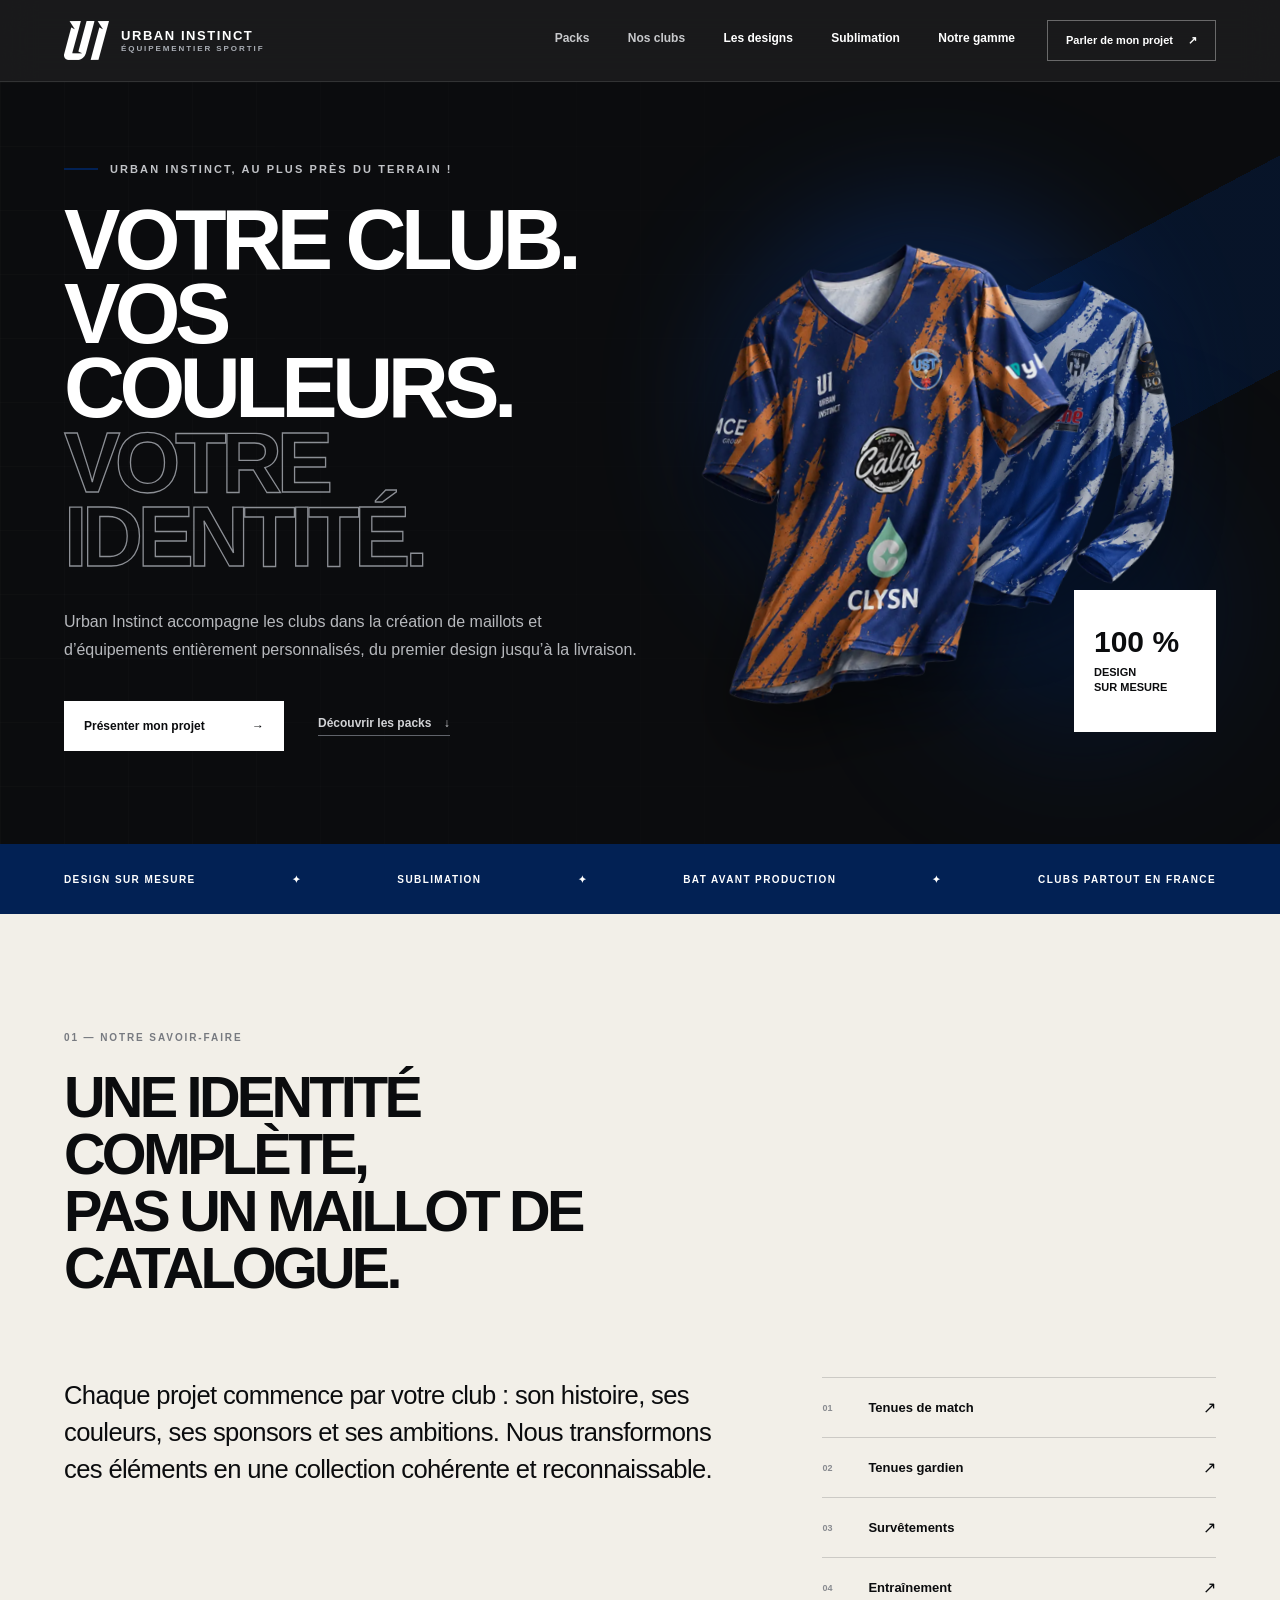
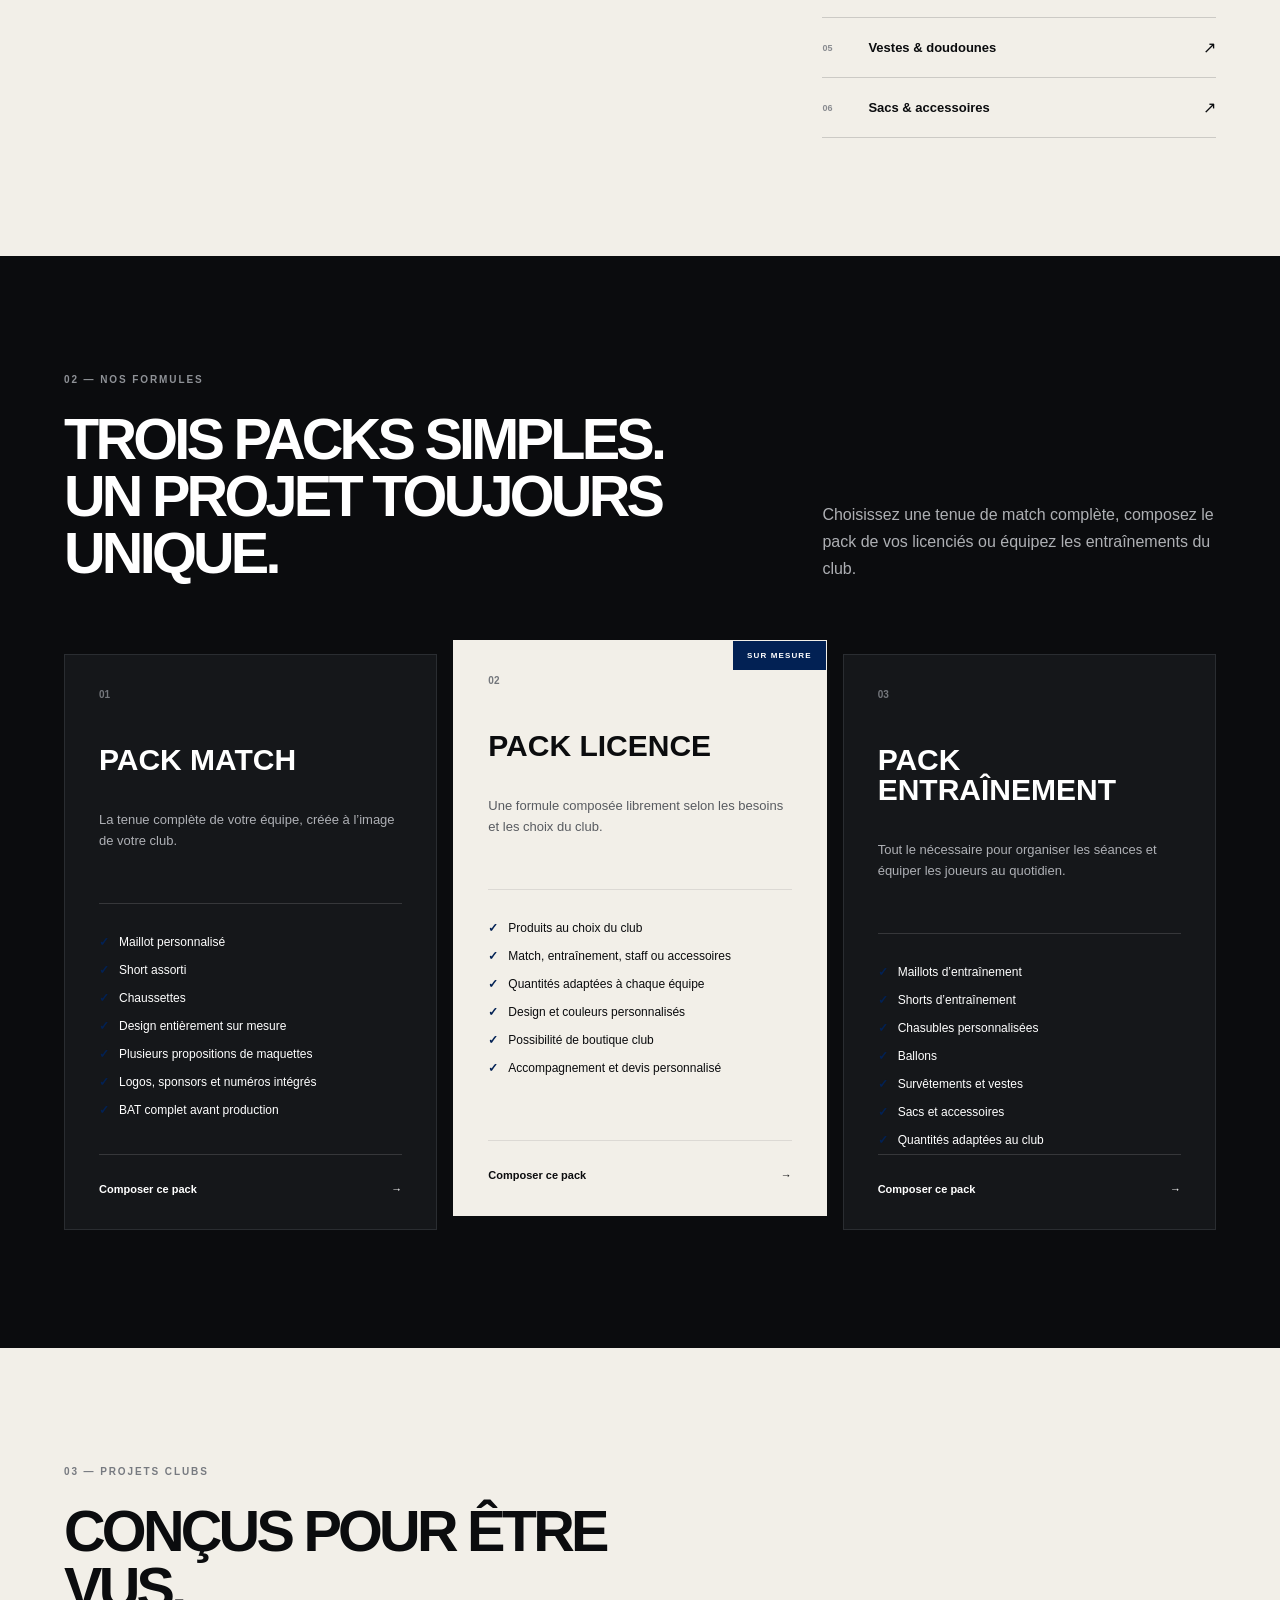
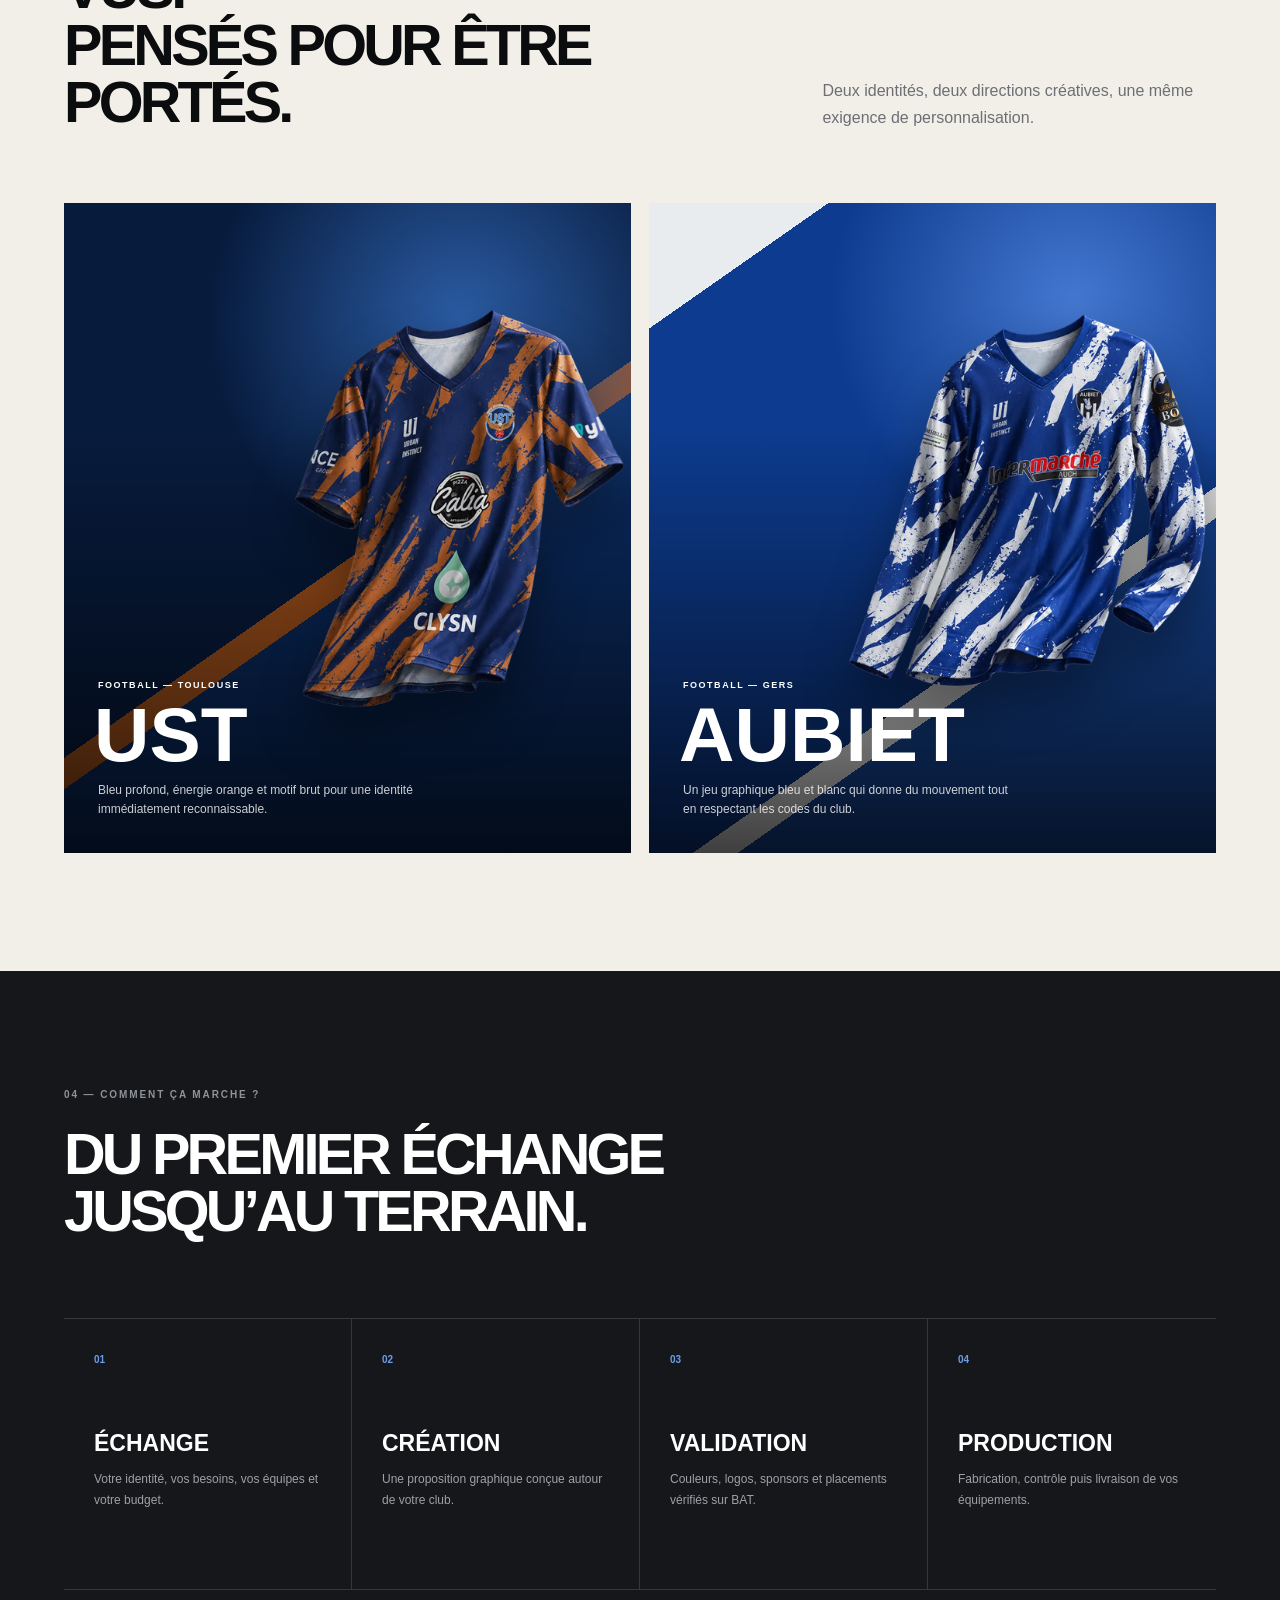
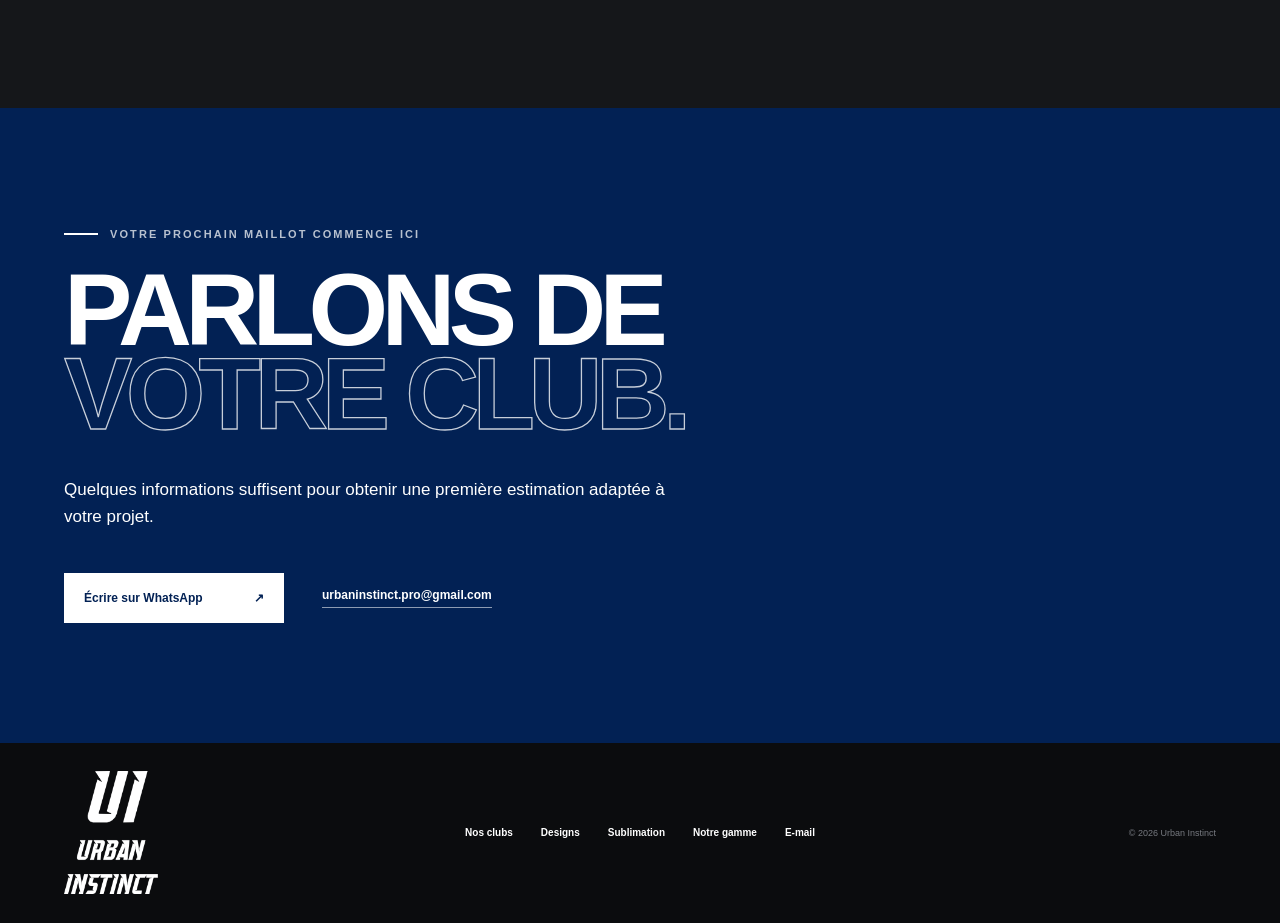
<file: index.html>
<!doctype html>
<html lang="fr">
<head>
  <meta charset="utf-8">
  <meta name="viewport" content="width=device-width,initial-scale=1">
  <title>Urban Instinct | Équipementier des clubs</title>
  <meta name="description" content="Maillots et équipements 100 % personnalisés pour les clubs, du design jusqu’à la livraison.">
  <meta property="og:title" content="Urban Instinct | Votre club, votre identité">
  <meta property="og:description" content="Maillots et équipements 100 % personnalisés pour les clubs.">
  <meta property="og:type" content="website">
  <meta property="og:url" content="https://urbaninstinct.fr">
  <meta property="og:image" content="https://urbaninstinct.fr/og.png">
  <meta name="twitter:card" content="summary_large_image">
  <link rel="stylesheet" href="styles.css">
</head>
<body>
  <main>
    <header class="site-header">
      <a class="brand" href="index.html#accueil" aria-label="Urban Instinct, accueil">
        <img class="brand-symbol" src="ui-symbol.webp" alt="" aria-hidden="true">
        <span class="brand-copy"><strong>URBAN INSTINCT</strong><small>ÉQUIPEMENTIER SPORTIF</small></span>
      </a>
      <nav class="desktop-nav" aria-label="Navigation principale">
        <a href="index.html#packs">Packs</a>
        <a href="clubs.html">Nos clubs</a>
        <a class="nav-feature" href="designs.html">Les designs</a>
        <a class="nav-feature" href="sublimation.html">Sublimation</a>
        <a class="nav-feature" href="gamme.html">Notre gamme</a>
      </nav>
      <details class="mobile-menu">
        <summary aria-label="Ouvrir le menu">Menu</summary>
        <nav aria-label="Navigation mobile">
          <a href="index.html#packs">Packs</a><a href="clubs.html">Nos clubs</a><a href="designs.html">Les designs</a><a href="sublimation.html">Sublimation</a><a href="gamme.html">Notre gamme</a>
        </nav>
      </details>
      <a class="header-cta" href="https://wa.me/33785564798?text=Bonjour%20Urban%20Instinct%2C%20je%20souhaite%20%C3%A9quiper%20mon%20club." target="_blank" rel="noreferrer">Parler de mon projet <span aria-hidden="true">↗</span></a>
    </header>

    <section class="hero" id="accueil">
      <div class="hero-grid" aria-hidden="true"></div>
      <div class="hero-copy">
        <p class="eyebrow"><span></span>Urban Instinct, au plus près du terrain&nbsp;!</p>
        <h1>Votre club.<br>Vos couleurs.<br><em>Votre identité.</em></h1>
        <p class="hero-text">Urban Instinct accompagne les clubs dans la création de maillots et d’équipements entièrement personnalisés, du premier design jusqu’à la livraison.</p>
        <div class="hero-actions">
          <a class="button button-light" href="https://wa.me/33785564798?text=Bonjour%20Urban%20Instinct%2C%20je%20souhaite%20%C3%A9quiper%20mon%20club." target="_blank" rel="noreferrer">Présenter mon projet <span>→</span></a>
          <a class="text-link" href="#packs">Découvrir les packs <span>↓</span></a>
        </div>
      </div>
      <div class="hero-visual">
        <div class="glow glow-blue"></div><div class="glow glow-accent"></div>
        <div class="shirt shirt-back"><img src="aubiet-maillot.webp" alt="Maillot personnalisé du club d’Aubiet"></div>
        <div class="shirt shirt-front"><img src="ust-maillot.webp" alt="Maillot personnalisé de l’UST"></div>
        <div class="visual-note"><span>100 %</span><p>Design<br>sur mesure</p></div>
      </div>
    </section>

    <section class="trust-strip" aria-label="Engagements Urban Instinct">
      <span>DESIGN SUR MESURE</span><i>✦</i><span>SUBLIMATION</span><i>✦</i><span>BAT AVANT PRODUCTION</span><i>✦</i><span>CLUBS PARTOUT EN FRANCE</span>
    </section>

    <section class="section intro-section" id="equipements">
      <div class="section-heading"><div><p class="section-index">01 — NOTRE SAVOIR-FAIRE</p><h2>Une identité complète,<br>pas un maillot de catalogue.</h2></div></div>
      <div class="intro-content">
        <p>Chaque projet commence par votre club : son histoire, ses couleurs, ses sponsors et ses ambitions. Nous transformons ces éléments en une collection cohérente et reconnaissable.</p>
        <div class="equipment-list">
          <div><span>01</span><strong>Tenues de match</strong><i>↗</i></div>
          <div><span>02</span><strong>Tenues gardien</strong><i>↗</i></div>
          <div><span>03</span><strong>Survêtements</strong><i>↗</i></div>
          <div><span>04</span><strong>Entraînement</strong><i>↗</i></div>
          <div><span>05</span><strong>Vestes & doudounes</strong><i>↗</i></div>
          <div><span>06</span><strong>Sacs & accessoires</strong><i>↗</i></div>
        </div>
      </div>
    </section>

    <section class="section packs-section" id="packs">
      <div class="section-heading packs-heading">
        <div><p class="section-index light">02 — NOS FORMULES</p><h2>Trois packs simples.<br>Un projet toujours unique.</h2></div>
        <p class="packs-lead">Choisissez une tenue de match complète, composez le pack de vos licenciés ou équipez les entraînements du club.</p>
      </div>
      <div class="packs-grid">
        <article class="pack-card">
          <span class="pack-number">01</span><h3>Pack Match</h3><p class="pack-description">La tenue complète de votre équipe, créée à l’image de votre club.</p>
          <ul><li>Maillot personnalisé</li><li>Short assorti</li><li>Chaussettes</li><li>Design entièrement sur mesure</li><li>Plusieurs propositions de maquettes</li><li>Logos, sponsors et numéros intégrés</li><li>BAT complet avant production</li></ul>
          <a href="https://wa.me/33785564798?text=Bonjour%2C%20je%20souhaite%20composer%20un%20Pack%20Match." target="_blank" rel="noreferrer">Composer ce pack <span>→</span></a>
        </article>
        <article class="pack-card featured">
          <span class="popular">SUR MESURE</span><span class="pack-number">02</span><h3>Pack Licence</h3><p class="pack-description">Une formule composée librement selon les besoins et les choix du club.</p>
          <ul><li>Produits au choix du club</li><li>Match, entraînement, staff ou accessoires</li><li>Quantités adaptées à chaque équipe</li><li>Design et couleurs personnalisés</li><li>Possibilité de boutique club</li><li>Accompagnement et devis personnalisé</li></ul>
          <a href="https://wa.me/33785564798?text=Bonjour%2C%20je%20souhaite%20composer%20un%20Pack%20Licence." target="_blank" rel="noreferrer">Composer ce pack <span>→</span></a>
        </article>
        <article class="pack-card">
          <span class="pack-number">03</span><h3>Pack Entraînement</h3><p class="pack-description">Tout le nécessaire pour organiser les séances et équiper les joueurs au quotidien.</p>
          <ul><li>Maillots d’entraînement</li><li>Shorts d’entraînement</li><li>Chasubles personnalisées</li><li>Ballons</li><li>Survêtements et vestes</li><li>Sacs et accessoires</li><li>Quantités adaptées au club</li></ul>
          <a href="https://wa.me/33785564798?text=Bonjour%2C%20je%20souhaite%20composer%20un%20Pack%20Entra%C3%AEnement." target="_blank" rel="noreferrer">Composer ce pack <span>→</span></a>
        </article>
      </div>
    </section>

    <section class="section projects-section" id="realisations">
      <div class="section-heading projects-heading"><div><p class="section-index">03 — PROJETS CLUBS</p><h2>Conçus pour être vus.<br>Pensés pour être portés.</h2></div><p>Deux identités, deux directions créatives, une même exigence de personnalisation.</p></div>
      <div class="projects-grid">
        <article class="project-card project-ust"><div class="project-copy"><span>FOOTBALL — TOULOUSE</span><h3>UST</h3><p>Bleu profond, énergie orange et motif brut pour une identité immédiatement reconnaissable.</p></div><img src="ust-maillot.webp" alt="Maillot bleu et orange personnalisé de l’UST"></article>
        <article class="project-card project-aubiet"><div class="project-copy"><span>FOOTBALL — GERS</span><h3>AUBIET</h3><p>Un jeu graphique bleu et blanc qui donne du mouvement tout en respectant les codes du club.</p></div><img src="aubiet-maillot.webp" alt="Maillot bleu et blanc personnalisé d’Aubiet"></article>
      </div>
    </section>

    <section class="section method-section" id="methode">
      <div class="section-heading method-heading"><div><p class="section-index light">04 — COMMENT ÇA MARCHE ?</p><h2>Du premier échange<br>jusqu’au terrain.</h2></div></div>
      <div class="steps-grid">
        <article><span>01</span><h3>Échange</h3><p>Votre identité, vos besoins, vos équipes et votre budget.</p></article>
        <article><span>02</span><h3>Création</h3><p>Une proposition graphique conçue autour de votre club.</p></article>
        <article><span>03</span><h3>Validation</h3><p>Couleurs, logos, sponsors et placements vérifiés sur BAT.</p></article>
        <article><span>04</span><h3>Production</h3><p>Fabrication, contrôle puis livraison de vos équipements.</p></article>
      </div>
    </section>

    <section class="contact-section" id="contact">
      <p class="eyebrow dark"><span></span>Votre prochain maillot commence ici</p>
      <h2>Parlons de<br><em>votre club.</em></h2>
      <p>Quelques informations suffisent pour obtenir une première estimation adaptée à votre projet.</p>
      <div class="contact-actions">
        <a class="button button-dark" href="https://wa.me/33785564798?text=Bonjour%20Urban%20Instinct%2C%20je%20souhaite%20%C3%A9quiper%20mon%20club." target="_blank" rel="noreferrer">Écrire sur WhatsApp <span>↗</span></a>
        <a class="contact-mail" href="mailto:urbaninstinct.pro@gmail.com">urbaninstinct.pro@gmail.com</a>
      </div>
    </section>

    <footer>
      <a class="footer-brand" href="index.html#accueil" aria-label="Urban Instinct, retour à l'accueil"><img class="footer-logo" src="ui-logo.webp" alt="Urban Instinct"></a>
      <div class="footer-links"><a href="clubs.html">Nos clubs</a><a href="designs.html">Designs</a><a href="sublimation.html">Sublimation</a><a href="gamme.html">Notre gamme</a><a href="mailto:urbaninstinct.pro@gmail.com">E-mail</a></div>
      <p>© 2026 Urban Instinct</p>
    </footer>
  </main>
</body>
</html>
</file>
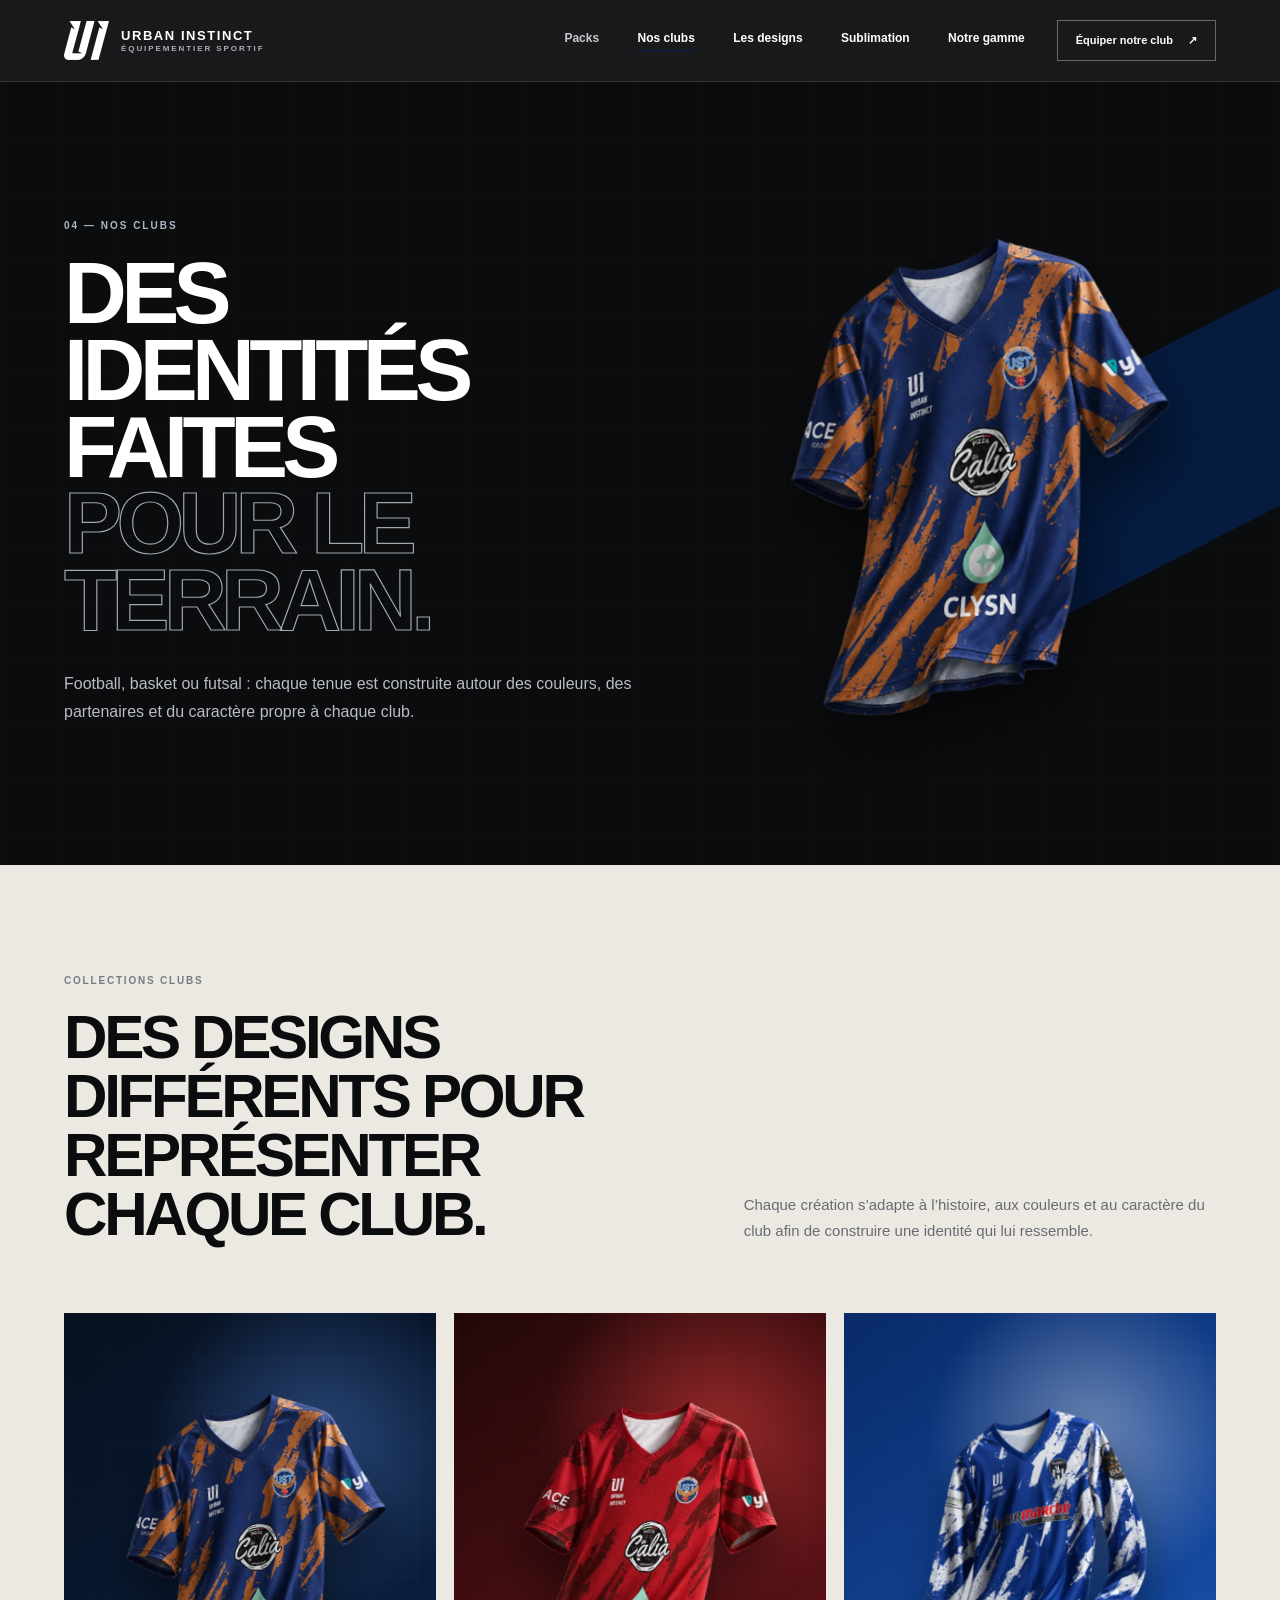
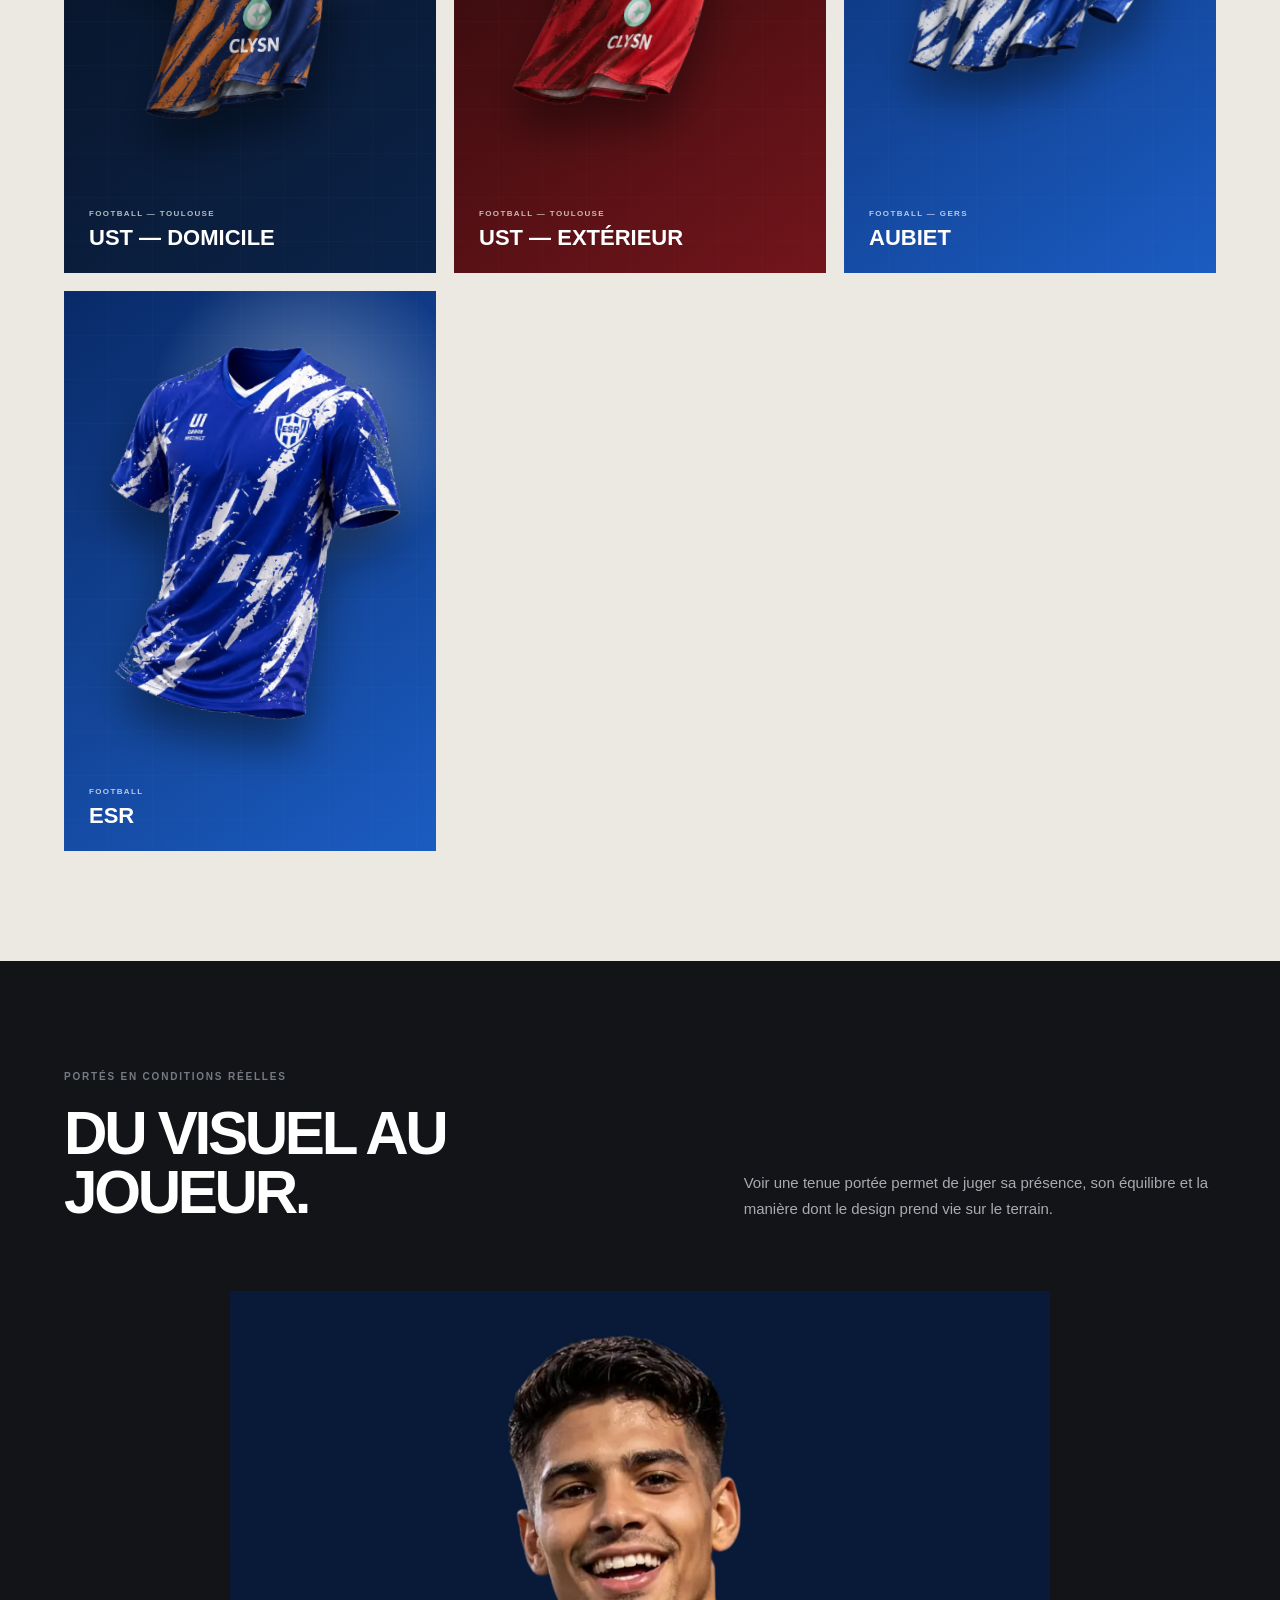
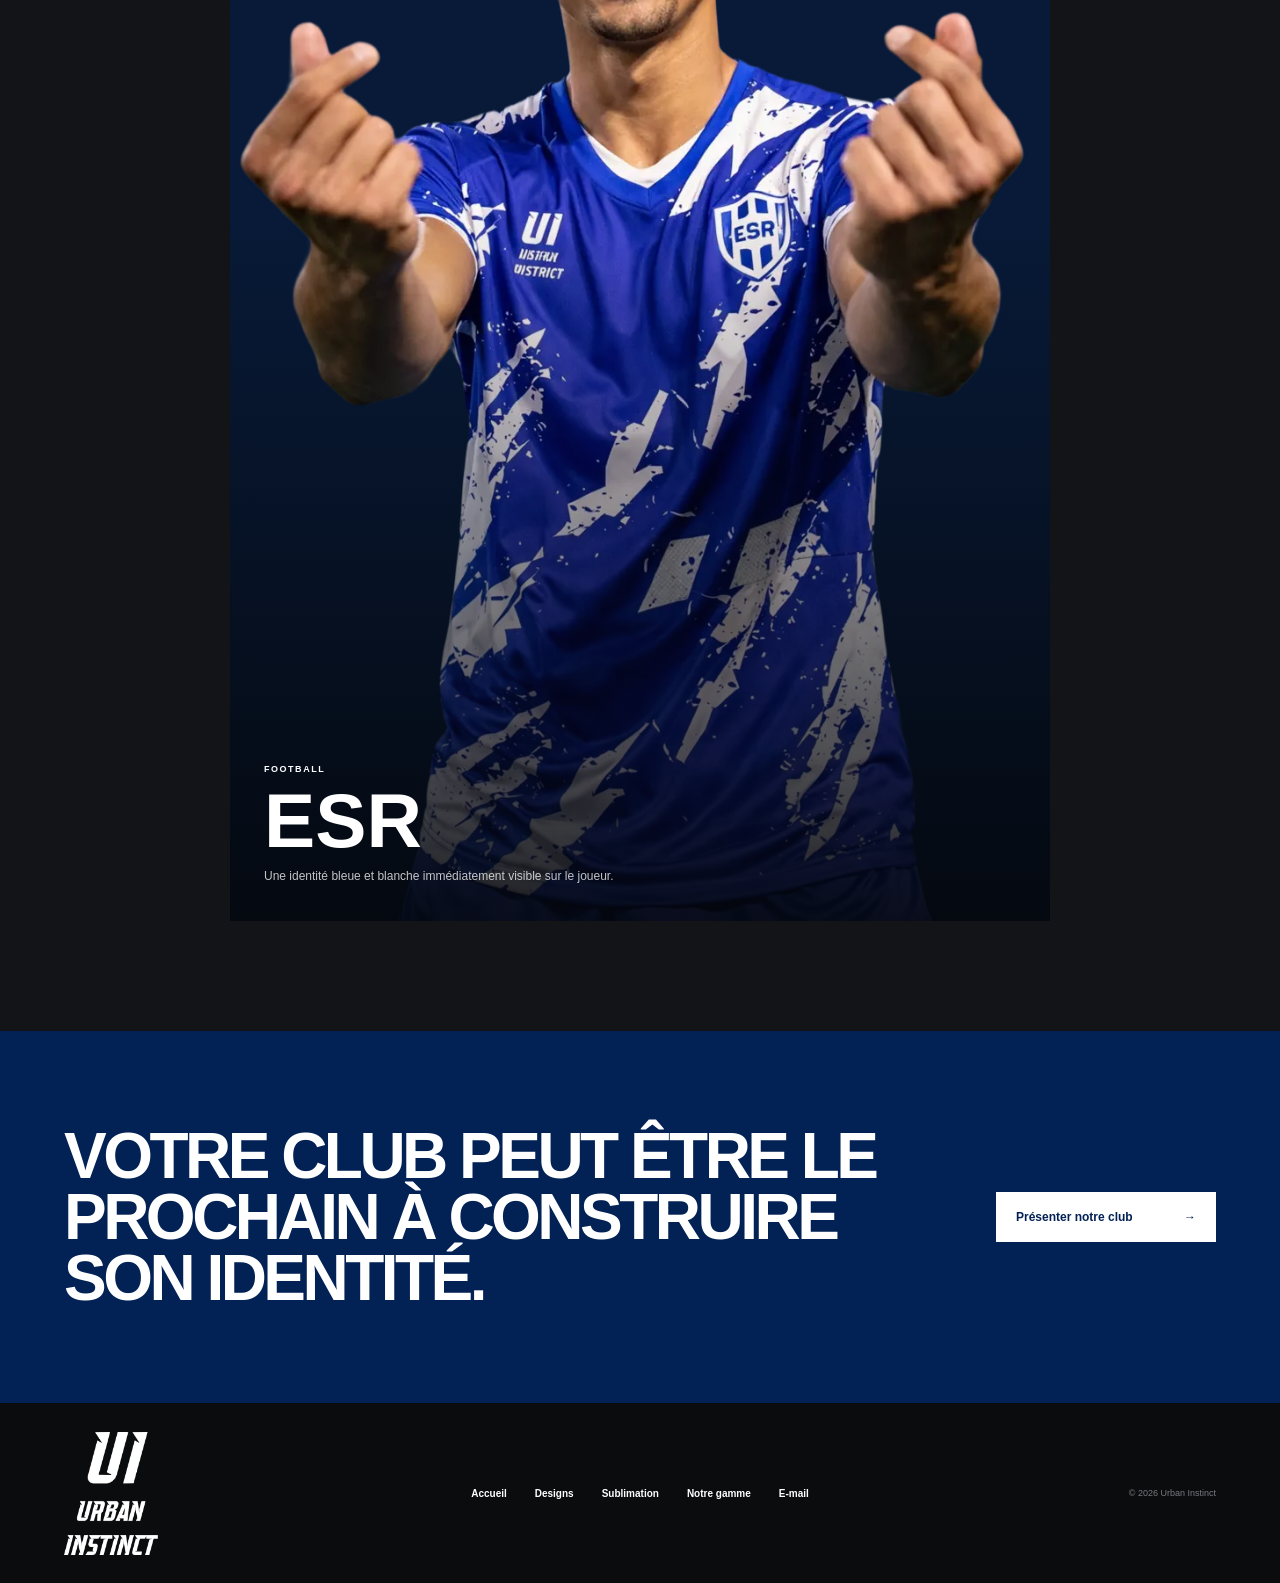
<file: clubs.html>
<!doctype html>
<html lang="fr">
<head>
  <meta charset="utf-8">
  <meta name="viewport" content="width=device-width,initial-scale=1">
  <title>Nos clubs | Urban Instinct</title>
  <meta name="description" content="Découvrez les identités et maillots créés par Urban Instinct pour ses clubs partenaires.">
  <link rel="stylesheet" href="styles.css">
</head>
<body class="page-shell">
  <main>
    <header class="site-header">
      <a class="brand" href="index.html" aria-label="Urban Instinct, accueil"><img class="brand-symbol" src="ui-symbol.webp" alt="" aria-hidden="true"><span class="brand-copy"><strong>URBAN INSTINCT</strong><small>ÉQUIPEMENTIER SPORTIF</small></span></a>
      <nav class="desktop-nav" aria-label="Navigation principale"><a href="index.html#packs">Packs</a><a class="nav-feature active" href="clubs.html">Nos clubs</a><a class="nav-feature" href="designs.html">Les designs</a><a class="nav-feature" href="sublimation.html">Sublimation</a><a class="nav-feature" href="gamme.html">Notre gamme</a></nav>
      <details class="mobile-menu"><summary>Menu</summary><nav aria-label="Navigation mobile"><a href="index.html">Accueil</a><a href="index.html#packs">Packs</a><a href="clubs.html">Nos clubs</a><a href="designs.html">Les designs</a><a href="sublimation.html">Sublimation</a><a href="gamme.html">Notre gamme</a></nav></details>
      <a class="header-cta" href="https://wa.me/33785564798?text=Bonjour%20Urban%20Instinct%2C%20je%20souhaite%20cr%C3%A9er%20l%27identit%C3%A9%20de%20mon%20club." target="_blank" rel="noreferrer">Équiper notre club <span aria-hidden="true">↗</span></a>
    </header>
    <section class="page-hero clubs-hero"><div class="page-hero-copy"><p class="page-kicker">04 — Nos clubs</p><h1>Des identités faites<br><em>pour le terrain.</em></h1><p class="page-hero-text">Football, basket ou futsal : chaque tenue est construite autour des couleurs, des partenaires et du caractère propre à chaque club.</p></div><div class="page-hero-media clubs-hero-media"><img src="club-ust-bleu.webp" alt="Maillot UST bleu présenté en suspension"></div></section>
    <section class="page-section clubs-section">
      <div class="editorial-heading"><div><span class="editorial-index">COLLECTIONS CLUBS</span><h2>Des designs différents pour représenter chaque club.</h2></div><p>Chaque création s’adapte à l’histoire, aux couleurs et au caractère du club afin de construire une identité qui lui ressemble.</p></div>
      <div class="club-grid">
        <article class="club-card club-card-ust"><div class="club-card-visual"><img src="club-ust-bleu.webp" alt="Maillot bleu UST en suspension"></div><div class="club-card-copy"><span>Football — Toulouse</span><h3>UST — Domicile</h3></div></article>
        <article class="club-card club-card-red"><div class="club-card-visual"><img src="club-ust-rouge.webp" alt="Maillot rouge UST en suspension"></div><div class="club-card-copy"><span>Football — Toulouse</span><h3>UST — Extérieur</h3></div></article>
        <article class="club-card club-card-aubiet"><div class="club-card-visual"><img src="club-aubiet.webp" alt="Maillot Aubiet en suspension"></div><div class="club-card-copy"><span>Football — Gers</span><h3>Aubiet</h3></div></article>
        <article class="club-card club-card-esr"><div class="club-card-visual"><img src="club-esr-floating.webp" alt="Maillot ESR en suspension"></div><div class="club-card-copy"><span>Football</span><h3>ESR</h3></div></article>
      </div>
    </section>
    <section class="page-section dark worn-section">
      <div class="editorial-heading"><div><span class="editorial-index">PORTÉS EN CONDITIONS RÉELLES</span><h2>Du visuel au joueur.</h2></div><p>Voir une tenue portée permet de juger sa présence, son équilibre et la manière dont le design prend vie sur le terrain.</p></div>
      <div class="worn-grid worn-grid-single"><article class="worn-card worn-esr"><img src="club-esr-porte.webp" alt="Joueur portant le maillot ESR"><div><span>FOOTBALL</span><h3>ESR</h3><p>Une identité bleue et blanche immédiatement visible sur le joueur.</p></div></article></div>
    </section>
    <section class="page-cta"><h2>Votre club peut être le prochain à construire son identité.</h2><a class="button" href="https://wa.me/33785564798?text=Bonjour%2C%20je%20souhaite%20%C3%A9quiper%20mon%20club%20avec%20Urban%20Instinct." target="_blank" rel="noreferrer">Présenter notre club <span>→</span></a></section>
    <footer><a class="footer-brand" href="index.html" aria-label="Urban Instinct, accueil"><img class="footer-logo" src="ui-logo.webp" alt="Urban Instinct"></a><div class="footer-links"><a href="index.html">Accueil</a><a href="designs.html">Designs</a><a href="sublimation.html">Sublimation</a><a href="gamme.html">Notre gamme</a><a href="mailto:urbaninstinct.pro@gmail.com">E-mail</a></div><p>© 2026 Urban Instinct</p></footer>
  </main>
</body>
</html>
</file>
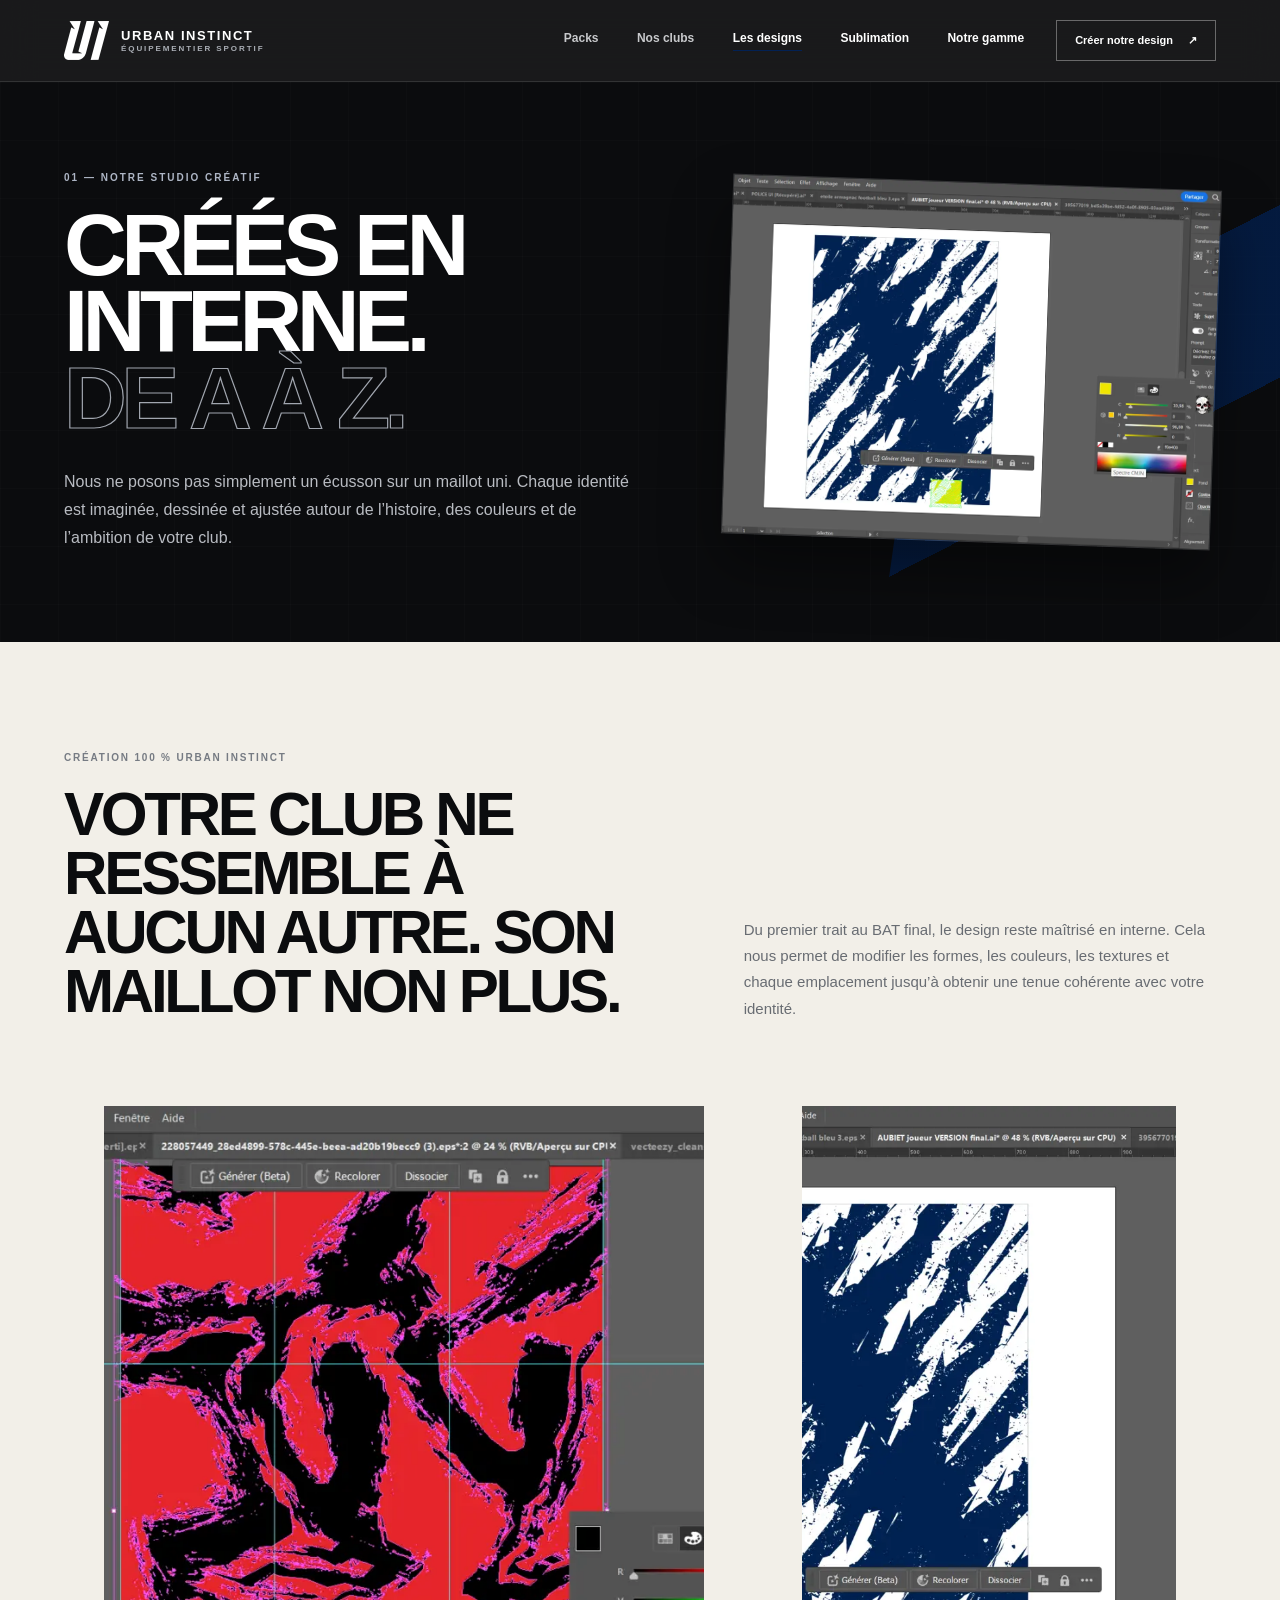
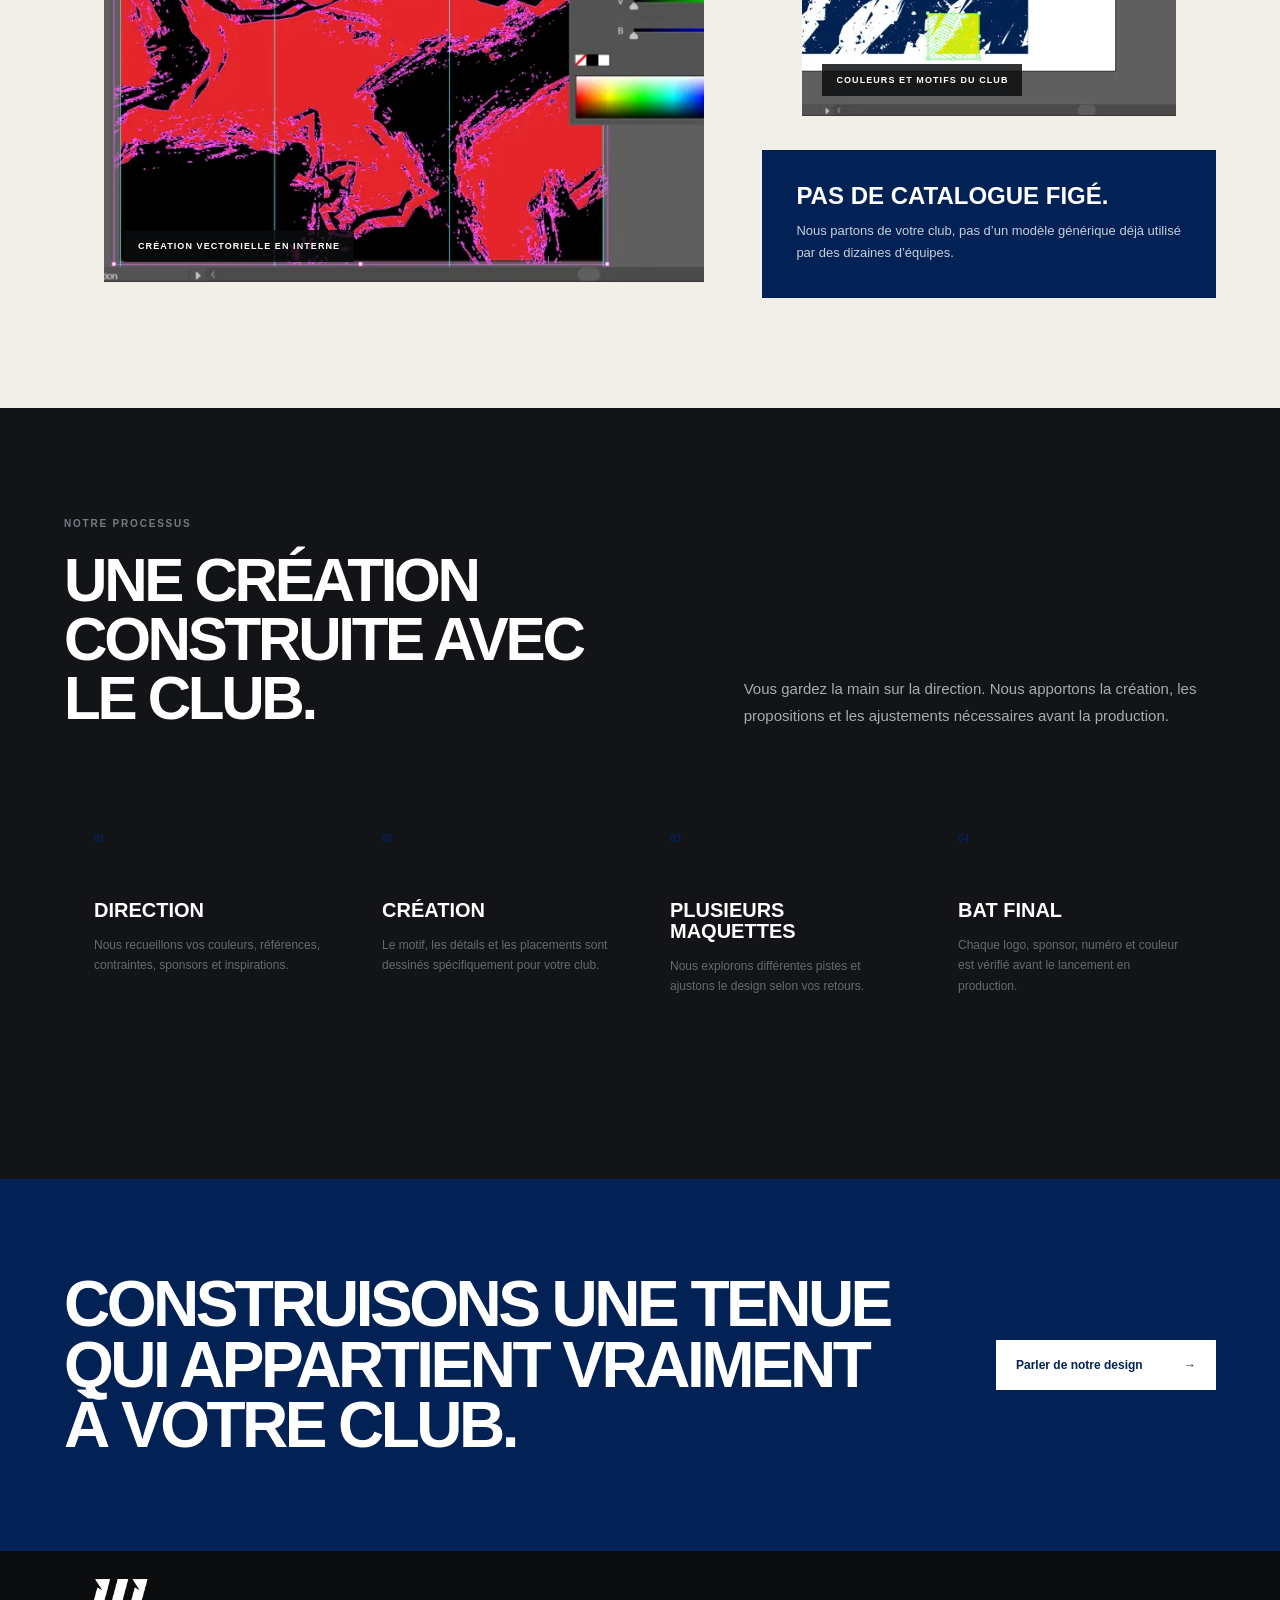
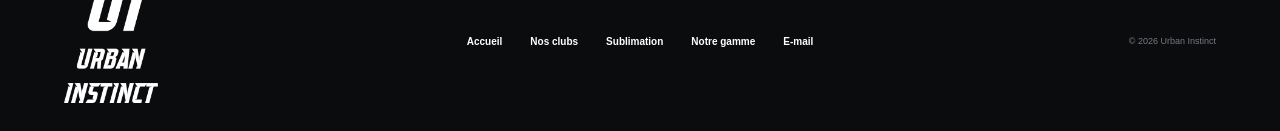
<file: designs.html>
<!doctype html>
<html lang="fr">
<head>
  <meta charset="utf-8">
  <meta name="viewport" content="width=device-width,initial-scale=1">
  <title>Nos designs | Urban Instinct</title>
  <meta name="description" content="Chaque design Urban Instinct est créé en interne, de A à Z, autour de l'identité du club.">
  <link rel="stylesheet" href="styles.css">
</head>
<body class="page-shell">
  <main>
    <header class="site-header">
      <a class="brand" href="index.html" aria-label="Urban Instinct, accueil"><img class="brand-symbol" src="ui-symbol.webp" alt="" aria-hidden="true"><span class="brand-copy"><strong>URBAN INSTINCT</strong><small>ÉQUIPEMENTIER SPORTIF</small></span></a>
      <nav class="desktop-nav" aria-label="Navigation principale"><a href="index.html#packs">Packs</a><a href="clubs.html">Nos clubs</a><a class="nav-feature active" href="designs.html">Les designs</a><a class="nav-feature" href="sublimation.html">Sublimation</a><a class="nav-feature" href="gamme.html">Notre gamme</a></nav>
      <details class="mobile-menu"><summary>Menu</summary><nav aria-label="Navigation mobile"><a href="index.html">Accueil</a><a href="index.html#packs">Packs</a><a href="clubs.html">Nos clubs</a><a href="designs.html">Les designs</a><a href="sublimation.html">Sublimation</a><a href="gamme.html">Notre gamme</a></nav></details>
      <a class="header-cta" href="https://wa.me/33785564798?text=Bonjour%20Urban%20Instinct%2C%20je%20souhaite%20cr%C3%A9er%20un%20design%20pour%20mon%20club." target="_blank" rel="noreferrer">Créer notre design <span aria-hidden="true">↗</span></a>
    </header>

    <section class="page-hero">
      <div class="page-hero-copy"><p class="page-kicker">01 — Notre studio créatif</p><h1>Créés en interne.<br><em>De A à Z.</em></h1><p class="page-hero-text">Nous ne posons pas simplement un écusson sur un maillot uni. Chaque identité est imaginée, dessinée et ajustée autour de l’histoire, des couleurs et de l’ambition de votre club.</p></div>
      <div class="page-hero-media"><img src="design-atelier-bleu.webp" alt="Création d'un motif bleu et blanc dans Adobe Illustrator"></div>
    </section>

    <section class="page-section">
      <div class="editorial-heading"><div><span class="editorial-index">CRÉATION 100 % URBAN INSTINCT</span><h2>Votre club ne ressemble à aucun autre. Son maillot non plus.</h2></div><p>Du premier trait au BAT final, le design reste maîtrisé en interne. Cela nous permet de modifier les formes, les couleurs, les textures et chaque emplacement jusqu’à obtenir une tenue cohérente avec votre identité.</p></div>
      <div class="atelier-grid">
        <figure class="atelier-card"><img src="design-atelier-rouge.webp" alt="Travail de création d'un motif rouge et noir dans Adobe Illustrator"><figcaption>Création vectorielle en interne</figcaption></figure>
        <div class="atelier-side"><figure class="atelier-card"><img src="design-atelier-bleu.webp" alt="Motif bleu et blanc conçu pour un club"><figcaption>Couleurs et motifs du club</figcaption></figure><div class="atelier-note"><strong>Pas de catalogue figé.</strong><p>Nous partons de votre club, pas d’un modèle générique déjà utilisé par des dizaines d’équipes.</p></div></div>
      </div>
    </section>

    <section class="page-section dark">
      <div class="editorial-heading"><div><span class="editorial-index">NOTRE PROCESSUS</span><h2>Une création construite avec le club.</h2></div><p>Vous gardez la main sur la direction. Nous apportons la création, les propositions et les ajustements nécessaires avant la production.</p></div>
      <div class="pillars-grid">
        <article class="pillar"><span>01</span><h3>Direction</h3><p>Nous recueillons vos couleurs, références, contraintes, sponsors et inspirations.</p></article>
        <article class="pillar"><span>02</span><h3>Création</h3><p>Le motif, les détails et les placements sont dessinés spécifiquement pour votre club.</p></article>
        <article class="pillar"><span>03</span><h3>Plusieurs maquettes</h3><p>Nous explorons différentes pistes et ajustons le design selon vos retours.</p></article>
        <article class="pillar"><span>04</span><h3>BAT final</h3><p>Chaque logo, sponsor, numéro et couleur est vérifié avant le lancement en production.</p></article>
      </div>
    </section>

    <section class="page-cta"><h2>Construisons une tenue qui appartient vraiment à votre club.</h2><a class="button" href="https://wa.me/33785564798?text=Bonjour%2C%20je%20souhaite%20cr%C3%A9er%20un%20design%20sur%20mesure%20pour%20mon%20club." target="_blank" rel="noreferrer">Parler de notre design <span>→</span></a></section>
    <footer><a class="footer-brand" href="index.html" aria-label="Urban Instinct, accueil"><img class="footer-logo" src="ui-logo.webp" alt="Urban Instinct"></a><div class="footer-links"><a href="index.html">Accueil</a><a href="clubs.html">Nos clubs</a><a href="sublimation.html">Sublimation</a><a href="gamme.html">Notre gamme</a><a href="mailto:urbaninstinct.pro@gmail.com">E-mail</a></div><p>© 2026 Urban Instinct</p></footer>
  </main>
</body>
</html>
</file>
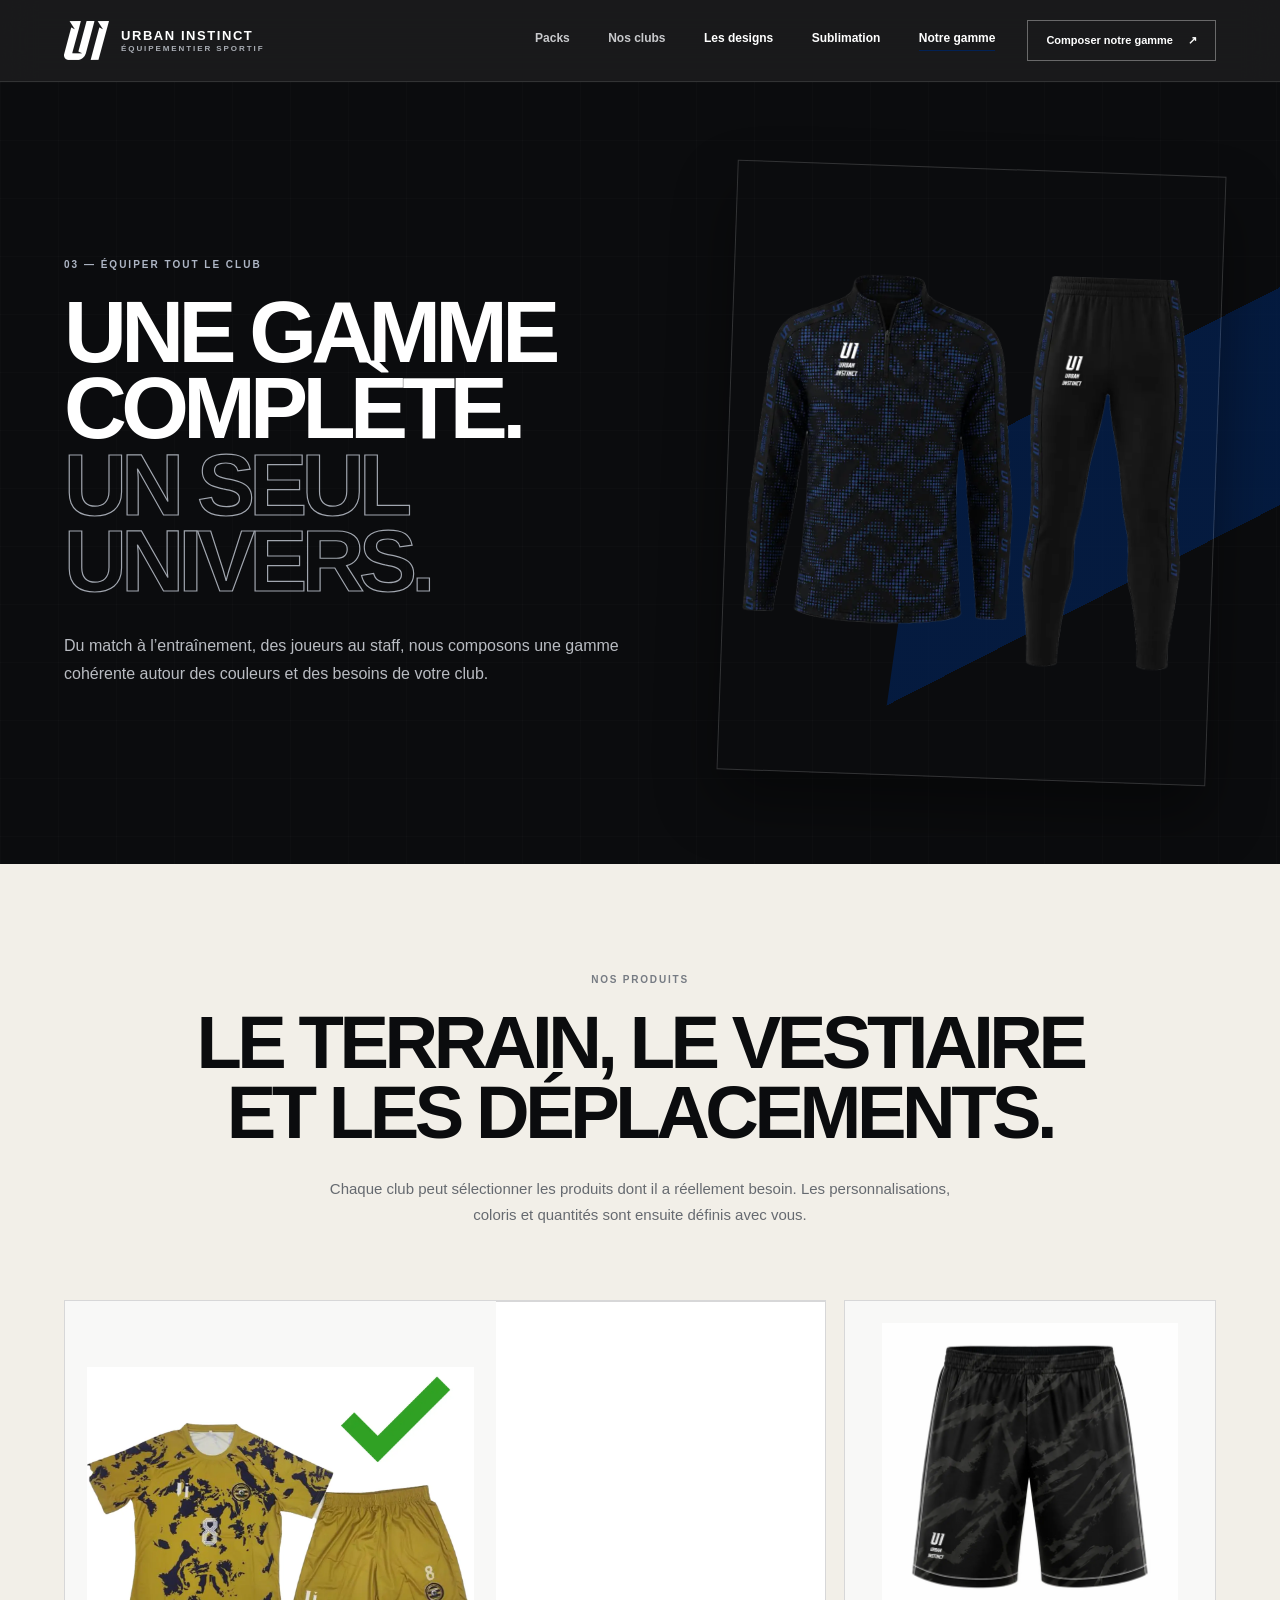
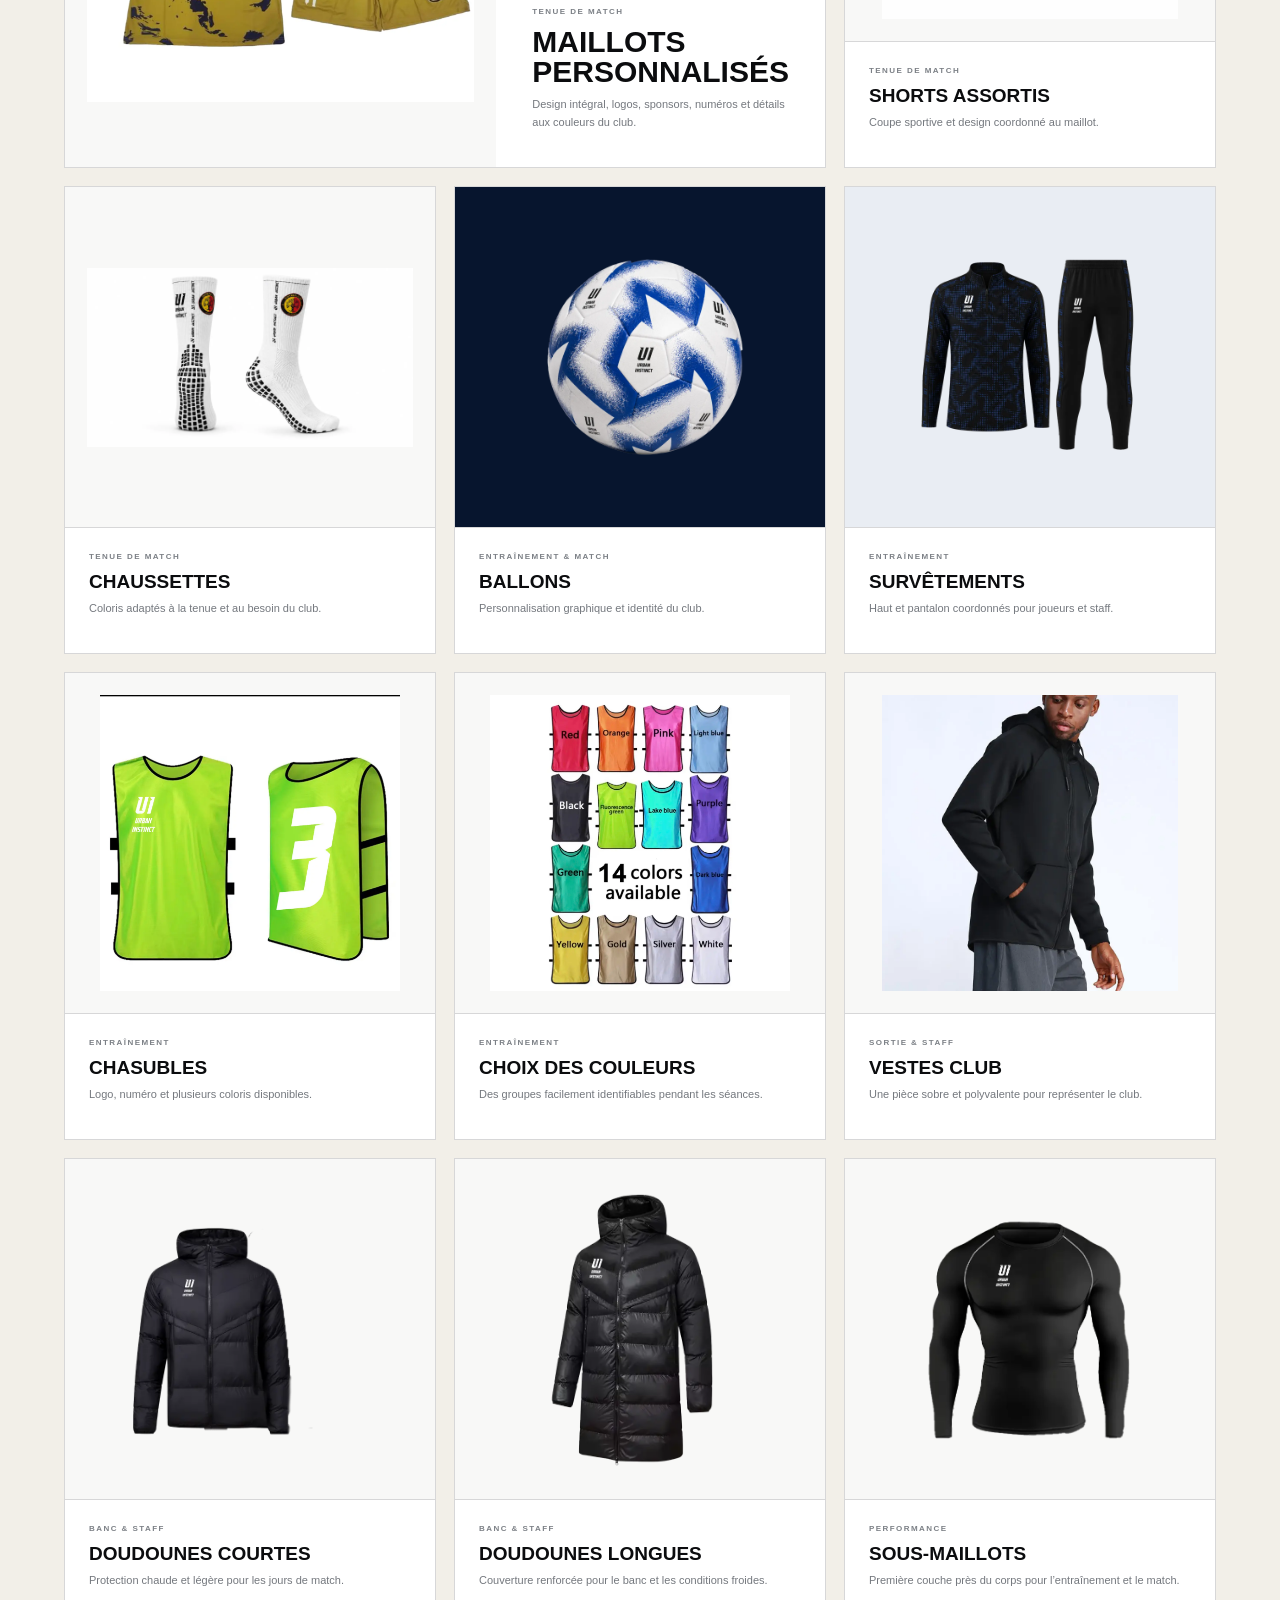
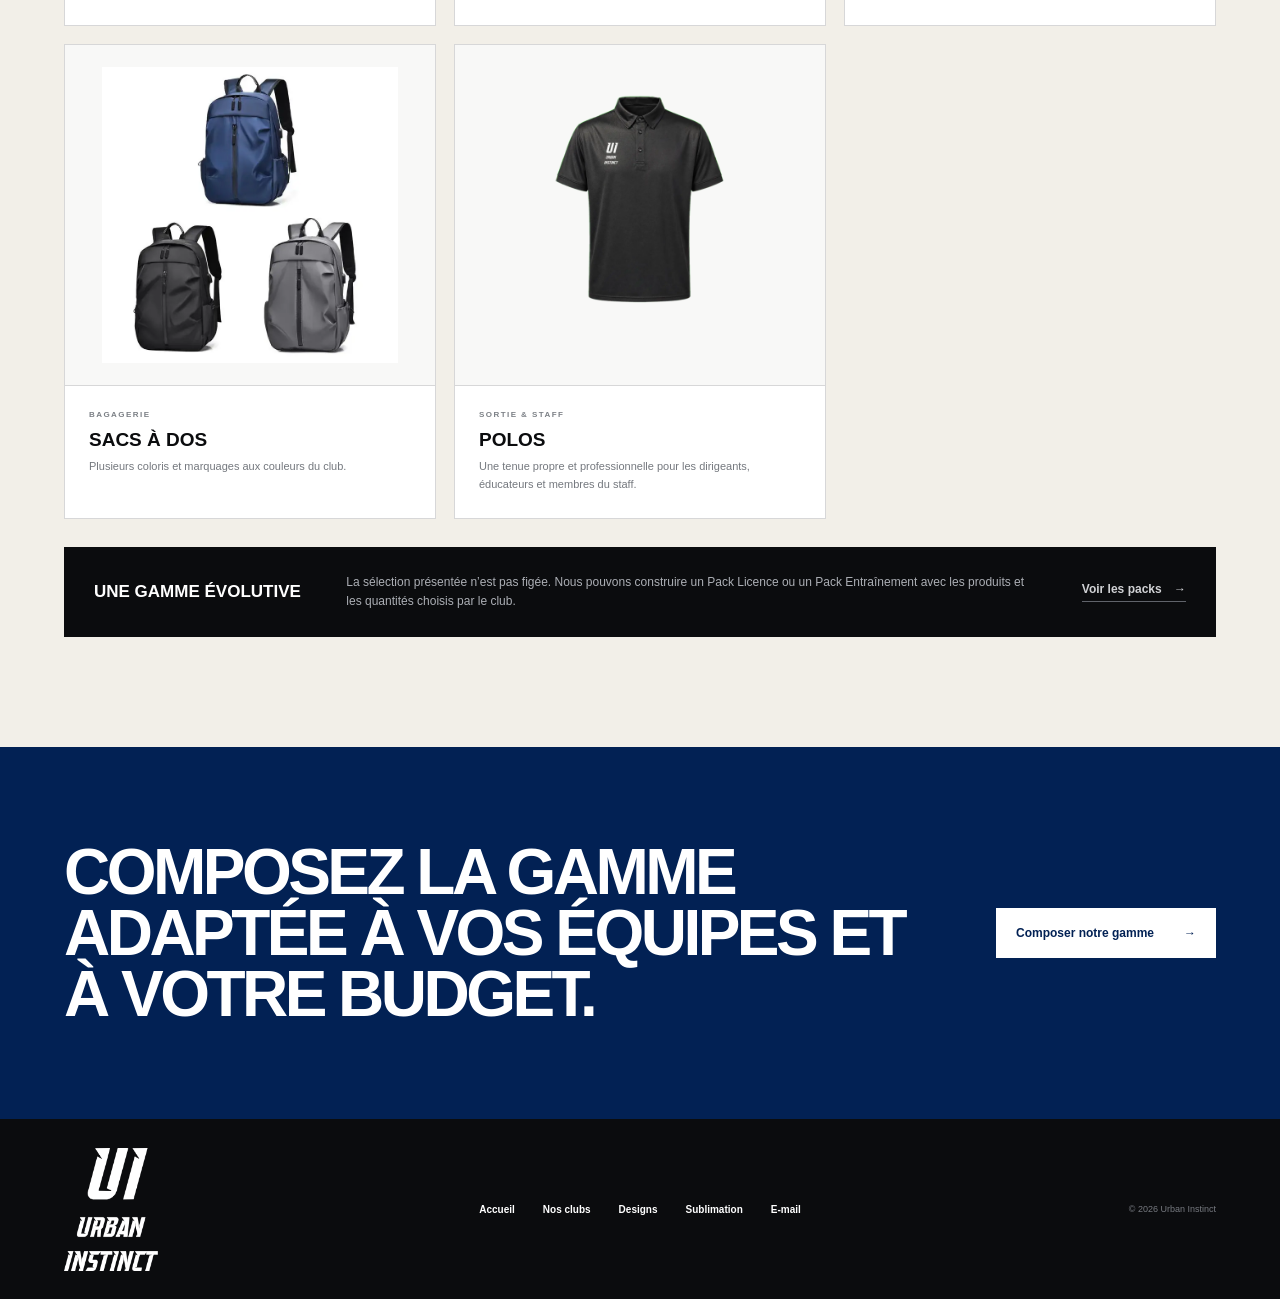
<file: gamme.html>
<!doctype html>
<html lang="fr">
<head>
  <meta charset="utf-8">
  <meta name="viewport" content="width=device-width,initial-scale=1">
  <title>Notre gamme | Urban Instinct</title>
  <meta name="description" content="Tenues de match, entraînement, ballons, sacs, doudounes et équipements pour les clubs.">
  <link rel="stylesheet" href="styles.css">
</head>
<body class="page-shell">
  <main>
    <header class="site-header">
      <a class="brand" href="index.html" aria-label="Urban Instinct, accueil"><img class="brand-symbol" src="ui-symbol.webp" alt="" aria-hidden="true"><span class="brand-copy"><strong>URBAN INSTINCT</strong><small>ÉQUIPEMENTIER SPORTIF</small></span></a>
      <nav class="desktop-nav" aria-label="Navigation principale"><a href="index.html#packs">Packs</a><a href="clubs.html">Nos clubs</a><a class="nav-feature" href="designs.html">Les designs</a><a class="nav-feature" href="sublimation.html">Sublimation</a><a class="nav-feature active" href="gamme.html">Notre gamme</a></nav>
      <details class="mobile-menu"><summary>Menu</summary><nav aria-label="Navigation mobile"><a href="index.html">Accueil</a><a href="index.html#packs">Packs</a><a href="clubs.html">Nos clubs</a><a href="designs.html">Les designs</a><a href="sublimation.html">Sublimation</a><a href="gamme.html">Notre gamme</a></nav></details>
      <a class="header-cta" href="https://wa.me/33785564798?text=Bonjour%20Urban%20Instinct%2C%20je%20souhaite%20composer%20les%20%C3%A9quipements%20de%20mon%20club." target="_blank" rel="noreferrer">Composer notre gamme <span aria-hidden="true">↗</span></a>
    </header>

    <section class="page-hero">
      <div class="page-hero-copy"><p class="page-kicker">03 — Équiper tout le club</p><h1>Une gamme complète.<br><em>Un seul univers.</em></h1><p class="page-hero-text">Du match à l’entraînement, des joueurs au staff, nous composons une gamme cohérente autour des couleurs et des besoins de votre club.</p></div>
      <div class="page-hero-media"><img src="produit-survetement.webp" alt="Survêtement Urban Instinct bleu et noir"></div>
    </section>

    <section class="page-section">
      <div class="range-intro"><span class="editorial-index">NOS PRODUITS</span><h2>Le terrain, le vestiaire et les déplacements.</h2><p>Chaque club peut sélectionner les produits dont il a réellement besoin. Les personnalisations, coloris et quantités sont ensuite définis avec vous.</p></div>
      <div class="products-grid">
        <article class="product-card feature-product"><div class="product-visual"><img src="sublimation-tenue.webp" alt="Maillot et short de football personnalisés"></div><div class="product-meta"><span class="product-category">Tenue de match</span><h3>Maillots personnalisés</h3><p>Design intégral, logos, sponsors, numéros et détails aux couleurs du club.</p></div></article>
        <article class="product-card"><div class="product-visual"><img src="produit-short.webp" alt="Short de football Urban Instinct"></div><div class="product-meta"><span class="product-category">Tenue de match</span><h3>Shorts assortis</h3><p>Coupe sportive et design coordonné au maillot.</p></div></article>
        <article class="product-card"><div class="product-visual"><img src="produit-chaussettes.webp" alt="Chaussettes de football Urban Instinct"></div><div class="product-meta"><span class="product-category">Tenue de match</span><h3>Chaussettes</h3><p>Coloris adaptés à la tenue et au besoin du club.</p></div></article>
        <article class="product-card ball"><div class="product-visual"><img src="produit-ballon.webp" alt="Ballon de football Urban Instinct blanc et bleu"></div><div class="product-meta"><span class="product-category">Entraînement & match</span><h3>Ballons</h3><p>Personnalisation graphique et identité du club.</p></div></article>
        <article class="product-card dark-product"><div class="product-visual"><img src="produit-survetement.webp" alt="Survêtement Urban Instinct"></div><div class="product-meta"><span class="product-category">Entraînement</span><h3>Survêtements</h3><p>Haut et pantalon coordonnés pour joueurs et staff.</p></div></article>
        <article class="product-card"><div class="product-visual"><img src="produit-chasuble.webp" alt="Chasuble personnalisée Urban Instinct"></div><div class="product-meta"><span class="product-category">Entraînement</span><h3>Chasubles</h3><p>Logo, numéro et plusieurs coloris disponibles.</p></div></article>
        <article class="product-card"><div class="product-visual"><img src="produit-chasubles-couleurs.webp" alt="Choix de couleurs pour les chasubles"></div><div class="product-meta"><span class="product-category">Entraînement</span><h3>Choix des couleurs</h3><p>Des groupes facilement identifiables pendant les séances.</p></div></article>
        <article class="product-card"><div class="product-visual"><img src="produit-veste.webp" alt="Veste noire pour le club et le staff"></div><div class="product-meta"><span class="product-category">Sortie & staff</span><h3>Vestes club</h3><p>Une pièce sobre et polyvalente pour représenter le club.</p></div></article>
        <article class="product-card"><div class="product-visual"><img src="produit-doudoune-courte.webp" alt="Doudoune courte Urban Instinct"></div><div class="product-meta"><span class="product-category">Banc & staff</span><h3>Doudounes courtes</h3><p>Protection chaude et légère pour les jours de match.</p></div></article>
        <article class="product-card"><div class="product-visual"><img src="produit-doudoune-longue.webp" alt="Doudoune longue Urban Instinct"></div><div class="product-meta"><span class="product-category">Banc & staff</span><h3>Doudounes longues</h3><p>Couverture renforcée pour le banc et les conditions froides.</p></div></article>
        <article class="product-card"><div class="product-visual"><img src="produit-sous-maillot.webp" alt="Sous-maillot noir Urban Instinct"></div><div class="product-meta"><span class="product-category">Performance</span><h3>Sous-maillots</h3><p>Première couche près du corps pour l’entraînement et le match.</p></div></article>
        <article class="product-card"><div class="product-visual"><img src="produit-sac.webp" alt="Sacs à dos pour les joueurs"></div><div class="product-meta"><span class="product-category">Bagagerie</span><h3>Sacs à dos</h3><p>Plusieurs coloris et marquages aux couleurs du club.</p></div></article>
        <article class="product-card"><div class="product-visual"><img src="produit-polo.webp" alt="Polo noir Urban Instinct"></div><div class="product-meta"><span class="product-category">Sortie & staff</span><h3>Polos</h3><p>Une tenue propre et professionnelle pour les dirigeants, éducateurs et membres du staff.</p></div></article>
      </div>
      <div class="range-note"><strong>Une gamme évolutive</strong><p>La sélection présentée n’est pas figée. Nous pouvons construire un Pack Licence ou un Pack Entraînement avec les produits et les quantités choisis par le club.</p><a class="text-link" href="index.html#packs">Voir les packs <span>→</span></a></div>
    </section>

    <section class="page-cta"><h2>Composez la gamme adaptée à vos équipes et à votre budget.</h2><a class="button" href="https://wa.me/33785564798?text=Bonjour%2C%20je%20souhaite%20composer%20la%20gamme%20de%20mon%20club." target="_blank" rel="noreferrer">Composer notre gamme <span>→</span></a></section>
    <footer><a class="footer-brand" href="index.html" aria-label="Urban Instinct, accueil"><img class="footer-logo" src="ui-logo.webp" alt="Urban Instinct"></a><div class="footer-links"><a href="index.html">Accueil</a><a href="clubs.html">Nos clubs</a><a href="designs.html">Designs</a><a href="sublimation.html">Sublimation</a><a href="mailto:urbaninstinct.pro@gmail.com">E-mail</a></div><p>© 2026 Urban Instinct</p></footer>
  </main>
</body>
</html>
</file>
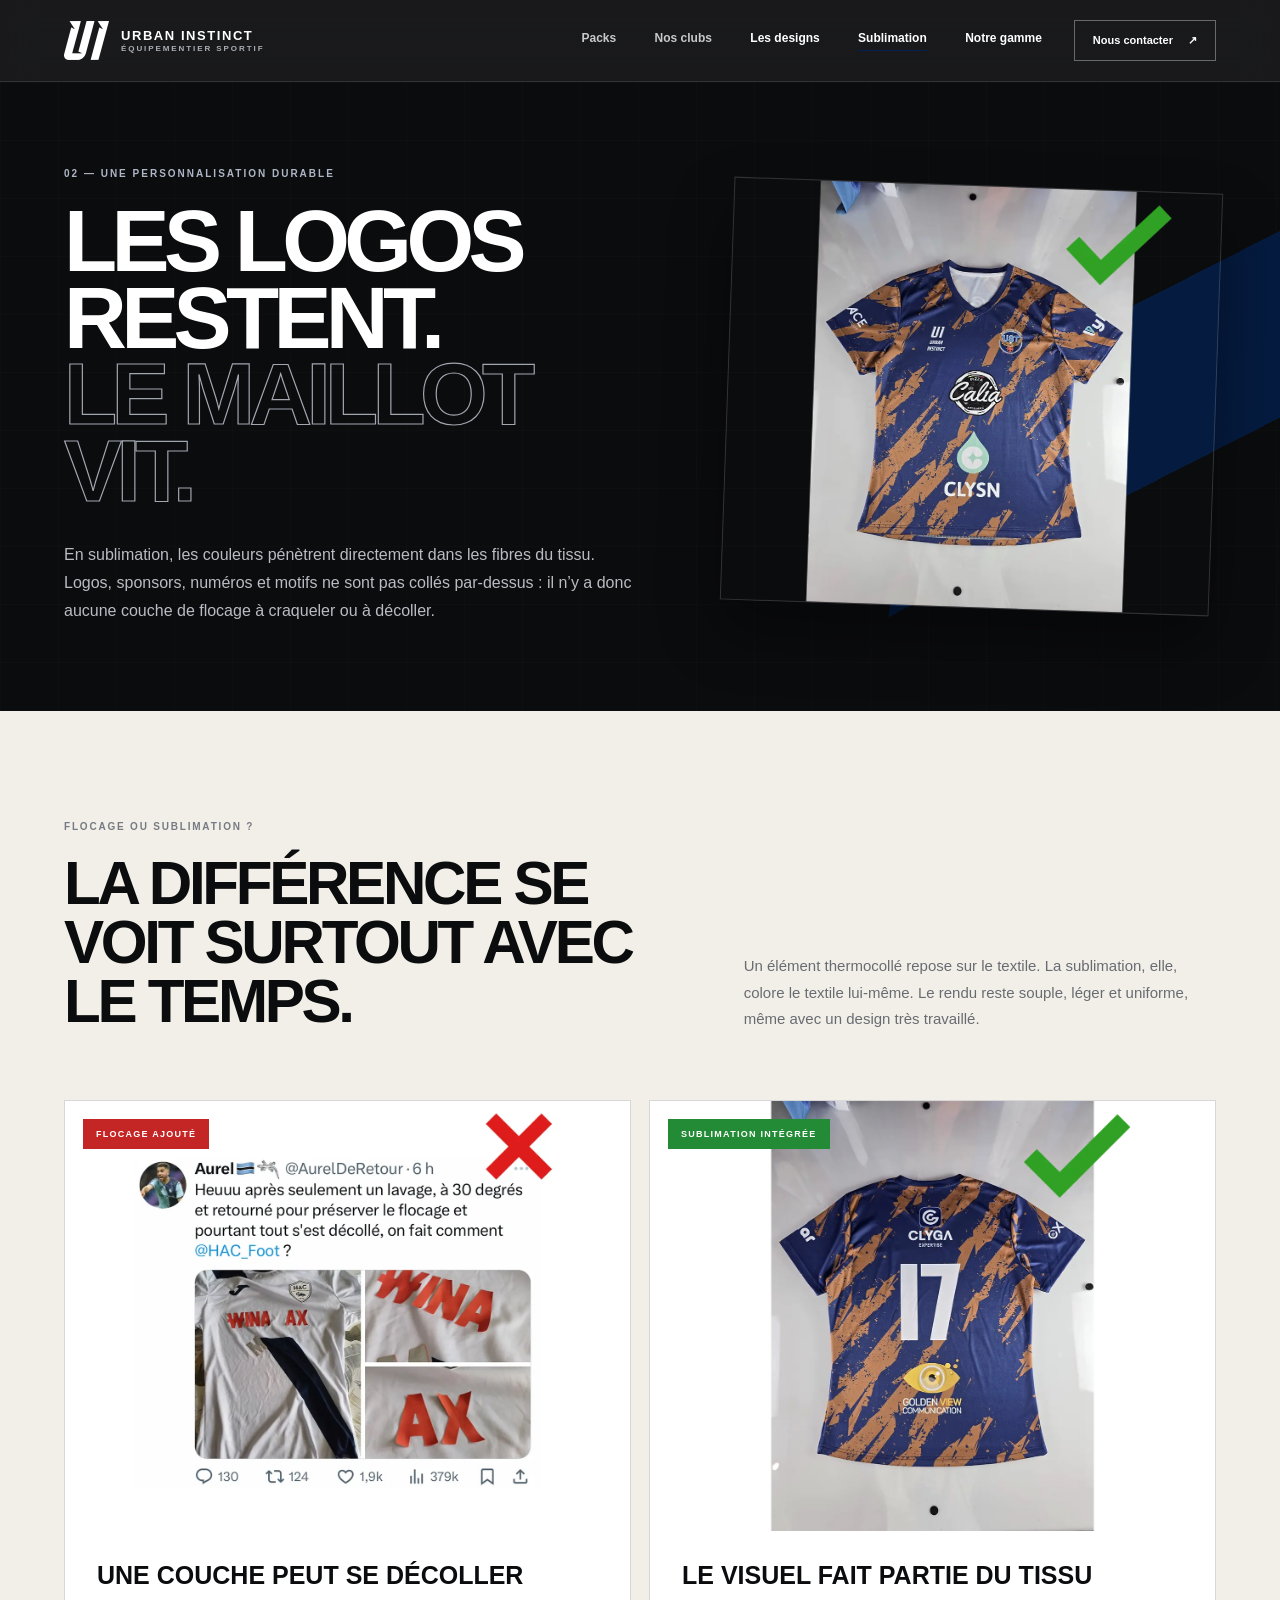
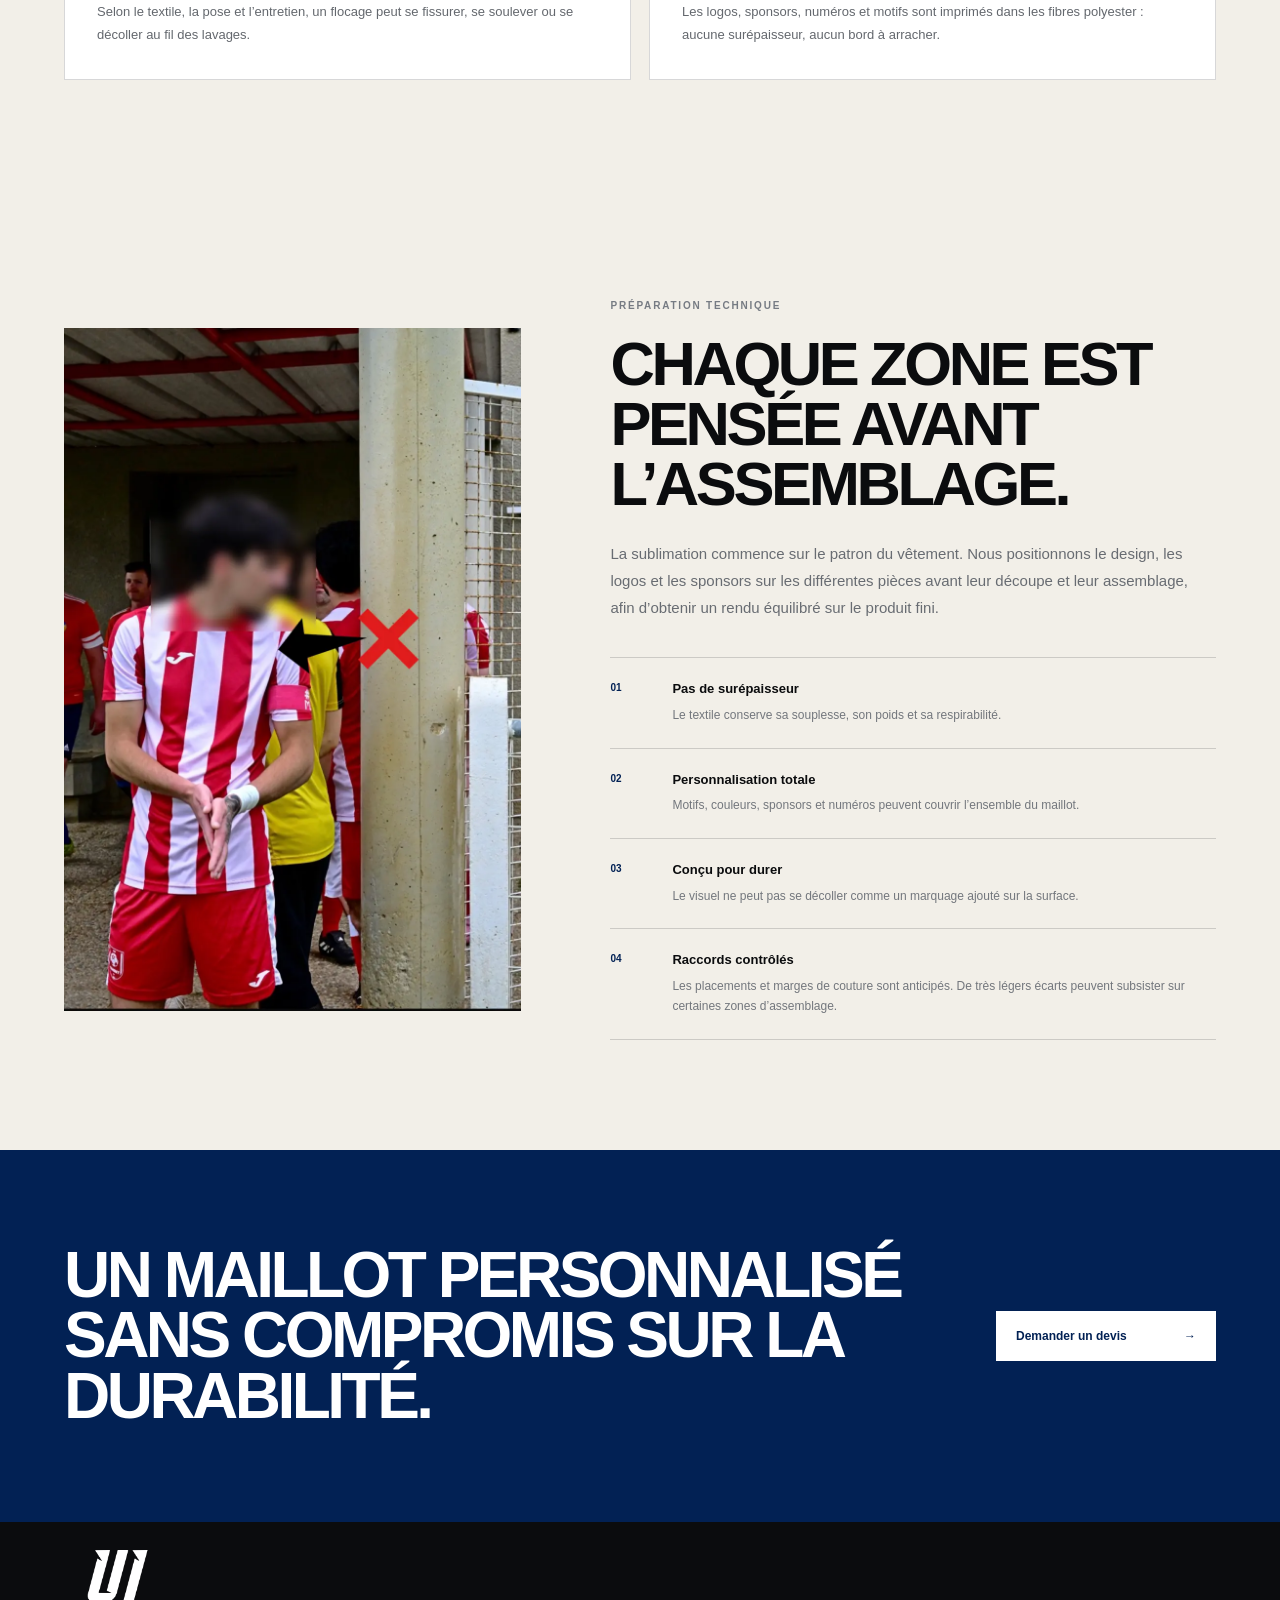
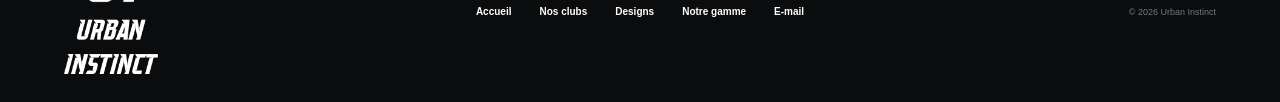
<file: sublimation.html>
<!doctype html>
<html lang="fr">
<head>
  <meta charset="utf-8">
  <meta name="viewport" content="width=device-width,initial-scale=1">
  <title>La sublimation | Urban Instinct</title>
  <meta name="description" content="Avec la sublimation, logos, sponsors, numéros et motifs sont intégrés au textile : aucune couche à décoller.">
  <link rel="stylesheet" href="styles.css">
</head>
<body class="page-shell">
  <main>
    <header class="site-header">
      <a class="brand" href="index.html" aria-label="Urban Instinct, accueil"><img class="brand-symbol" src="ui-symbol.webp" alt="" aria-hidden="true"><span class="brand-copy"><strong>URBAN INSTINCT</strong><small>ÉQUIPEMENTIER SPORTIF</small></span></a>
      <nav class="desktop-nav" aria-label="Navigation principale"><a href="index.html#packs">Packs</a><a href="clubs.html">Nos clubs</a><a class="nav-feature" href="designs.html">Les designs</a><a class="nav-feature active" href="sublimation.html">Sublimation</a><a class="nav-feature" href="gamme.html">Notre gamme</a></nav>
      <details class="mobile-menu"><summary>Menu</summary><nav aria-label="Navigation mobile"><a href="index.html">Accueil</a><a href="index.html#packs">Packs</a><a href="clubs.html">Nos clubs</a><a href="designs.html">Les designs</a><a href="sublimation.html">Sublimation</a><a href="gamme.html">Notre gamme</a></nav></details>
      <a class="header-cta" href="https://wa.me/33785564798?text=Bonjour%20Urban%20Instinct%2C%20je%20souhaite%20en%20savoir%20plus%20sur%20la%20sublimation." target="_blank" rel="noreferrer">Nous contacter <span aria-hidden="true">↗</span></a>
    </header>

    <section class="page-hero">
      <div class="page-hero-copy"><p class="page-kicker">02 — Une personnalisation durable</p><h1>Les logos restent.<br><em>Le maillot vit.</em></h1><p class="page-hero-text">En sublimation, les couleurs pénètrent directement dans les fibres du tissu. Logos, sponsors, numéros et motifs ne sont pas collés par-dessus : il n’y a donc aucune couche de flocage à craqueler ou à décoller.</p></div>
      <div class="page-hero-media"><img src="sublimation-ust-face.webp" alt="Maillot UST réel personnalisé par sublimation"></div>
    </section>

    <section class="page-section">
      <div class="editorial-heading"><div><span class="editorial-index">FLOCAGE OU SUBLIMATION ?</span><h2>La différence se voit surtout avec le temps.</h2></div><p>Un élément thermocollé repose sur le textile. La sublimation, elle, colore le textile lui-même. Le rendu reste souple, léger et uniforme, même avec un design très travaillé.</p></div>
      <div class="compare-grid">
        <article class="compare-card"><div class="compare-image"><img src="sublimation-flocage-decolle.webp" alt="Exemple d'un sponsor floqué qui se décolle après lavage"><span class="compare-status">FLOCAGE AJOUTÉ</span></div><div class="compare-copy"><h3>Une couche peut se décoller</h3><p>Selon le textile, la pose et l’entretien, un flocage peut se fissurer, se soulever ou se décoller au fil des lavages.</p></div></article>
        <article class="compare-card good"><div class="compare-image"><img src="sublimation-ust-dos.webp" alt="Dos du maillot UST réel avec sponsors et numéro sublimés"><span class="compare-status">SUBLIMATION INTÉGRÉE</span></div><div class="compare-copy"><h3>Le visuel fait partie du tissu</h3><p>Les logos, sponsors, numéros et motifs sont imprimés dans les fibres polyester : aucune surépaisseur, aucun bord à arracher.</p></div></article>
      </div>
    </section>

    <section class="page-section">
      <div class="technique-grid">
        <div class="technique-image"><img src="sublimation-couture.webp" alt="Exemple de rupture visuelle sur une couture de maillot"></div>
        <div class="technique-copy"><span class="editorial-index">PRÉPARATION TECHNIQUE</span><h2>Chaque zone est pensée avant l’assemblage.</h2><p>La sublimation commence sur le patron du vêtement. Nous positionnons le design, les logos et les sponsors sur les différentes pièces avant leur découpe et leur assemblage, afin d’obtenir un rendu équilibré sur le produit fini.</p><div class="benefit-list"><div><span>01</span><div><strong>Pas de surépaisseur</strong><p>Le textile conserve sa souplesse, son poids et sa respirabilité.</p></div></div><div><span>02</span><div><strong>Personnalisation totale</strong><p>Motifs, couleurs, sponsors et numéros peuvent couvrir l’ensemble du maillot.</p></div></div><div><span>03</span><div><strong>Conçu pour durer</strong><p>Le visuel ne peut pas se décoller comme un marquage ajouté sur la surface.</p></div></div><div><span>04</span><div><strong>Raccords contrôlés</strong><p>Les placements et marges de couture sont anticipés. De très légers écarts peuvent subsister sur certaines zones d’assemblage.</p></div></div></div></div>
      </div>
    </section>

    <section class="page-cta"><h2>Un maillot personnalisé sans compromis sur la durabilité.</h2><a class="button" href="https://wa.me/33785564798?text=Bonjour%2C%20je%20souhaite%20un%20devis%20pour%20des%20tenues%20sublim%C3%A9es." target="_blank" rel="noreferrer">Demander un devis <span>→</span></a></section>
    <footer><a class="footer-brand" href="index.html" aria-label="Urban Instinct, accueil"><img class="footer-logo" src="ui-logo.webp" alt="Urban Instinct"></a><div class="footer-links"><a href="index.html">Accueil</a><a href="clubs.html">Nos clubs</a><a href="designs.html">Designs</a><a href="gamme.html">Notre gamme</a><a href="mailto:urbaninstinct.pro@gmail.com">E-mail</a></div><p>© 2026 Urban Instinct</p></footer>
  </main>
</body>
</html>
</file>
<file: styles.css>
:root { --ink:#0b0c0e; --paper:#f2efe8; --white:#fff; --accent:#022154; --line:rgba(11,12,14,.16); }
* { box-sizing:border-box; }
html { scroll-behavior:smooth; }
body { margin:0; background:var(--paper); color:var(--ink); font-family:Arial,Helvetica,sans-serif; }
a { color:inherit; text-decoration:none; }
img { display:block; max-width:100%; }

.site-header { position:sticky; top:0; z-index:50; min-height:82px; padding:0 5vw; display:flex; align-items:center; justify-content:space-between; gap:32px; color:#fff; background:rgba(11,12,14,.94); backdrop-filter:blur(16px); border-bottom:1px solid rgba(255,255,255,.11); }
.brand { display:inline-flex; align-items:center; gap:12px; flex-shrink:0; }
.brand-symbol { width:45px; height:39px; object-fit:contain; flex-shrink:0; }
.brand-copy { display:flex; flex-direction:column; gap:3px; }
.brand-copy strong { font-size:13px; line-height:1; letter-spacing:.12em; }
.brand-copy small { color:#aaaeb5; font-size:8px; font-weight:700; line-height:1; letter-spacing:.24em; }
.desktop-nav { display:flex; gap:clamp(20px,3vw,46px); margin-left:auto; }
.desktop-nav a { color:#c8c9cc; font-size:12px; font-weight:700; transition:color .2s; }
.desktop-nav a:hover { color:#fff; }
.desktop-nav .nav-feature { color:#fff; }
.desktop-nav .nav-feature::after { content:""; display:block; width:100%; height:1px; margin-top:5px; background:var(--accent); transform:scaleX(0); transform-origin:left; transition:transform .2s; }
.desktop-nav .nav-feature:hover::after,.desktop-nav .nav-feature.active::after { transform:scaleX(1); }
.header-cta { padding:13px 18px; border:1px solid rgba(255,255,255,.35); font-size:11px; font-weight:800; }
.header-cta span { margin-left:12px; }
.mobile-menu { display:none; position:relative; margin-left:auto; }
.mobile-menu summary { cursor:pointer; list-style:none; padding:11px 14px; border:1px solid rgba(255,255,255,.3); color:#fff; font-size:10px; font-weight:900; letter-spacing:.11em; text-transform:uppercase; }
.mobile-menu summary::-webkit-details-marker { display:none; }
.mobile-menu nav { position:absolute; right:0; top:calc(100% + 12px); width:min(280px,80vw); padding:10px; background:#111317; border:1px solid #32353a; box-shadow:0 18px 45px rgba(0,0,0,.4); }
.mobile-menu nav a { display:block; padding:14px 12px; border-bottom:1px solid #2b2e32; color:#fff; font-size:12px; font-weight:800; }
.mobile-menu nav a:last-child { border-bottom:0; }

.hero { position:relative; min-height:760px; overflow:hidden; color:#fff; background:var(--ink); display:grid; grid-template-columns:minmax(0,1fr) minmax(460px,1fr); align-items:center; padding:70px 5vw 82px; }
.hero-grid { position:absolute; inset:0; opacity:.32; background-image:linear-gradient(rgba(255,255,255,.05) 1px,transparent 1px),linear-gradient(90deg,rgba(255,255,255,.05) 1px,transparent 1px); background-size:64px 64px; mask-image:linear-gradient(to right,#000,transparent 80%); }
.hero::after { content:""; position:absolute; width:45vw; height:180%; right:-16vw; top:-40%; background:linear-gradient(145deg,transparent 0 34%,rgba(2,33,84,.38) 34% 47%,transparent 47%); transform:rotate(7deg); }
.hero-copy { position:relative; z-index:4; max-width:720px; }
.eyebrow { display:flex; align-items:center; gap:12px; margin:0 0 28px; color:#c1c3c7; font-size:11px; font-weight:800; letter-spacing:.19em; text-transform:uppercase; }
.eyebrow span { width:34px; height:2px; background:var(--accent); }
.hero h1,.section-heading h2,.contact-section h2 { margin:0; font-family:"Arial Black",Arial,sans-serif; font-weight:900; letter-spacing:-.065em; text-transform:uppercase; }
.hero h1 { font-size:clamp(58px,6.6vw,108px); line-height:.88; }
.hero h1 em,.contact-section h2 em { color:transparent; font-style:normal; -webkit-text-stroke:1.3px #8c8f95; }
.hero-text { max-width:590px; margin:34px 0 0; color:#b7b9bd; font-size:16px; line-height:1.72; }
.hero-actions { display:flex; align-items:center; gap:34px; margin-top:38px; }
.button { display:inline-flex; align-items:center; justify-content:space-between; min-width:220px; padding:18px 20px; font-size:12px; font-weight:900; transition:transform .2s,background .2s; }
.button:hover { transform:translateY(-2px); }
.button-light { background:#fff; color:var(--ink); }
.button-light:hover { background:#e3e0d8; }
.text-link { color:#d1d2d5; border-bottom:1px solid #60636a; padding-bottom:5px; font-size:12px; font-weight:800; }
.text-link span { margin-left:9px; }
.hero-visual { position:relative; z-index:3; min-height:610px; }
.glow { position:absolute; border-radius:50%; filter:blur(75px); opacity:.42; }
.glow-blue { width:360px; height:360px; background:#0649bd; right:19%; top:12%; }
.glow-accent { width:270px; height:270px; background:var(--accent); right:0; bottom:3%; }
.shirt { position:absolute; filter:drop-shadow(0 30px 32px rgba(0,0,0,.48)); }
.shirt img { width:100%; height:100%; object-fit:contain; }
.shirt-back { width:min(34vw,470px); height:580px; right:-3%; top:2%; opacity:.72; transform:rotate(7deg) scale(.9); }
.shirt-front { width:min(37vw,520px); height:650px; left:0; top:-1%; transform:rotate(-5deg); }
.visual-note { position:absolute; z-index:5; right:0; bottom:5%; width:142px; aspect-ratio:1; display:flex; flex-direction:column; justify-content:center; padding:20px; background:#fff; color:var(--ink); }
.visual-note span { font:900 30px/1 "Arial Black",Arial; }
.visual-note p { margin:8px 0 0; font-size:11px; font-weight:800; line-height:1.35; text-transform:uppercase; }

.trust-strip { min-height:70px; padding:0 5vw; display:flex; align-items:center; justify-content:space-between; gap:24px; background:var(--accent); color:#fff; font-size:10px; font-weight:900; letter-spacing:.14em; }
.trust-strip i { font-style:normal; }
.section { padding:118px 5vw; }
.section-heading { display:grid; grid-template-columns:minmax(0,1.25fr) minmax(320px,.75fr); gap:8vw; }
.section-index { margin:0 0 26px; color:#777a80; font-size:10px; font-weight:900; letter-spacing:.19em; }
.section-index.light { color:#8f9297; }
.section-heading h2 { font-size:clamp(39px,4.5vw,70px); line-height:.99; }
.intro-content { display:grid; grid-template-columns:minmax(0,1.25fr) minmax(320px,.75fr); gap:8vw; margin-top:80px; }
.intro-content>p { max-width:650px; margin:0; font-size:clamp(20px,2vw,31px); line-height:1.45; letter-spacing:-.025em; }
.equipment-list { border-top:1px solid var(--line); }
.equipment-list div { min-height:60px; display:grid; grid-template-columns:34px 1fr auto; align-items:center; gap:12px; border-bottom:1px solid var(--line); }
.equipment-list span { color:#898b90; font-size:9px; font-weight:800; }
.equipment-list strong { font-size:13px; }
.equipment-list i { font-style:normal; }

.packs-section { background:var(--ink); color:#fff; }
.packs-heading,.projects-heading { align-items:end; }
.packs-lead,.projects-heading>p { max-width:480px; margin:0; color:#aeb0b4; line-height:1.7; }
.packs-grid { display:grid; grid-template-columns:repeat(3,minmax(0,1fr)); gap:16px; max-width:1180px; margin:72px auto 0; }
.pack-card { position:relative; min-height:520px; padding:34px; display:flex; flex-direction:column; background:#15171a; border:1px solid #2a2d31; }
.pack-card.featured { background:var(--paper); color:var(--ink); border-color:var(--paper); transform:translateY(-14px); }
.popular { position:absolute; top:0; right:0; padding:10px 14px; background:var(--accent); color:#fff; font-size:8px; font-weight:900; letter-spacing:.14em; }
.pack-number { color:#74777c; font-size:10px; font-weight:900; }
.pack-card h3 { margin:45px 0 10px; font:900 30px/1 "Arial Black",Arial; text-transform:uppercase; }
.pack-description { min-height:68px; margin:25px 0; color:#aeb0b5; font-size:13px; line-height:1.6; }
.featured .pack-description { color:#585b60; }
.pack-card ul { padding:24px 0 0; margin:0; list-style:none; border-top:1px solid rgba(150,150,150,.25); }
.pack-card li { position:relative; padding:7px 0 7px 20px; font-size:12px; }
.pack-card li::before { content:"✓"; position:absolute; left:0; color:var(--accent); font-weight:900; }
.pack-card>a { display:flex; justify-content:space-between; margin-top:auto; padding-top:28px; border-top:1px solid rgba(150,150,150,.25); font-size:11px; font-weight:900; }

.projects-heading>p { color:#6c6f74; }
.projects-grid { display:grid; grid-template-columns:1fr 1fr; gap:18px; margin-top:72px; }
.project-card { position:relative; min-height:650px; overflow:hidden; isolation:isolate; color:#fff; }
.project-card::after { content:""; position:absolute; inset:0; z-index:-2; }
.project-card::before { content:""; position:absolute; inset:0; z-index:-1; background:linear-gradient(to top,rgba(0,0,0,.74),transparent 65%); }
.project-ust::after { background:radial-gradient(circle at 70% 18%,#2b5ca4,transparent 38%),linear-gradient(145deg,#071b3d 0 53%,#a5531c 53% 56%,#0a2b61 56%); }
.project-aubiet::after { background:radial-gradient(circle at 75% 15%,#4478d0,transparent 35%),linear-gradient(145deg,#e9ecef 0 12%,#0d3b8f 12% 65%,#f3f3f3 65% 68%,#174ba2 68%); }
.project-card img { position:absolute; z-index:1; width:74%; height:92%; right:-5%; top:1%; object-fit:contain; filter:drop-shadow(0 28px 25px rgba(0,0,0,.38)); transition:transform .4s; }
.project-card:hover img { transform:scale(1.025) rotate(1deg); }
.project-copy { position:absolute; z-index:3; left:34px; bottom:34px; max-width:340px; text-align:left; }
.project-copy span,.project-copy h3,.project-copy p { display:block; width:100%; padding-left:0; text-align:left; }
.project-copy span { font-size:9px; font-weight:900; letter-spacing:.17em; }
.project-copy h3 { position:relative; left:-4px; margin:10px 0 12px; font:900 clamp(50px,6vw,82px)/.9 "Arial Black",Arial; }
.project-copy p { margin:0; color:rgba(255,255,255,.8); font-size:12px; line-height:1.6; }

.method-section { background:#15171a; color:#fff; }
.method-heading { display:block; }
.steps-grid { display:grid; grid-template-columns:repeat(4,1fr); margin-top:78px; border-block:1px solid #34373b; }
.steps-grid article { min-height:270px; padding:30px; border-right:1px solid #34373b; }
.steps-grid article:last-child { border-right:0; }
.steps-grid span { color:#6e9ee8; font-size:10px; font-weight:900; }
.steps-grid h3 { margin:65px 0 14px; font:900 23px/1 "Arial Black",Arial; text-transform:uppercase; }
.steps-grid p { margin:0; color:#9ea1a6; font-size:12px; line-height:1.7; }

.contact-section { padding:120px 5vw; background:var(--accent); color:#fff; }
.eyebrow.dark { color:rgba(255,255,255,.72); }
.eyebrow.dark span { background:#fff; }
.contact-section h2 { font-size:clamp(58px,8vw,120px); line-height:.82; }
.contact-section h2 em { -webkit-text-stroke-color:rgba(255,255,255,.78); }
.contact-section>p:not(.eyebrow) { max-width:620px; margin:40px 0 0; font-size:17px; line-height:1.6; }
.contact-actions { display:flex; align-items:center; gap:38px; margin-top:42px; }
.button-dark { color:var(--accent); background:#fff; }
.contact-mail { font-size:12px; font-weight:900; border-bottom:1px solid rgba(255,255,255,.55); padding-bottom:5px; }
.footer-brand { display:inline-flex; width:max-content; }
.footer-logo { width:94px; height:auto; }
footer { min-height:180px; padding:28px 5vw; display:grid; grid-template-columns:1fr auto 1fr; align-items:center; gap:30px; color:#fff; background:var(--ink); }
.footer-links { display:flex; gap:28px; font-size:10px; font-weight:800; }
footer>p { margin:0; justify-self:end; color:#777a80; font-size:9px; }

/* Pages éditoriales */
.page-shell { background:var(--paper); }
.page-hero { position:relative; min-height:560px; overflow:hidden; display:grid; grid-template-columns:minmax(0,1.08fr) minmax(360px,.92fr); align-items:center; gap:7vw; padding:86px 5vw; color:#fff; background:var(--ink); }
.page-hero::before { content:""; position:absolute; inset:0; opacity:.3; background-image:linear-gradient(rgba(255,255,255,.05) 1px,transparent 1px),linear-gradient(90deg,rgba(255,255,255,.05) 1px,transparent 1px); background-size:58px 58px; }
.page-hero::after { content:""; position:absolute; width:42vw; height:130%; right:-14vw; top:-15%; background:linear-gradient(145deg,transparent 0 39%,rgba(2,33,84,.7) 39% 56%,transparent 56%); transform:rotate(8deg); }
.page-hero-copy,.page-hero-media { position:relative; z-index:2; }
.page-kicker { margin:0 0 24px; color:#aeb6c5; font-size:10px; font-weight:900; letter-spacing:.2em; text-transform:uppercase; }
.page-hero h1 { margin:0; max-width:920px; font:900 clamp(54px,6.8vw,108px)/.88 "Arial Black",Arial,sans-serif; letter-spacing:-.065em; text-transform:uppercase; }
.page-hero h1 em { color:transparent; font-style:normal; -webkit-text-stroke:1.2px #a1a6af; }
.page-hero-text { max-width:650px; margin:32px 0 0; color:#b9bcc2; font-size:16px; line-height:1.75; }
.page-hero-media { min-height:360px; }
.page-hero-media img { width:100%; height:100%; min-height:360px; object-fit:cover; border:1px solid rgba(255,255,255,.16); box-shadow:0 30px 60px rgba(0,0,0,.4); transform:rotate(2deg); }
.page-section { padding:110px 5vw; }
.page-section.dark { background:#121417; color:#fff; }
.editorial-heading { display:grid; grid-template-columns:minmax(0,1.1fr) minmax(320px,.9fr); align-items:end; gap:8vw; margin-bottom:68px; }
.editorial-heading h2 { margin:0; font:900 clamp(38px,4.7vw,72px)/.98 "Arial Black",Arial,sans-serif; letter-spacing:-.055em; text-transform:uppercase; }
.editorial-heading p { max-width:560px; margin:0; color:#686c72; font-size:15px; line-height:1.75; }
.dark .editorial-heading p { color:#a8abb1; }
.editorial-index { display:block; margin-bottom:23px; color:#767b83; font-size:10px; font-weight:900; letter-spacing:.18em; }
.atelier-grid { display:grid; grid-template-columns:1.2fr .8fr; gap:18px; }
.atelier-card { position:relative; min-height:420px; overflow:hidden; background:#16191e; }
.atelier-card:first-child { min-height:610px; }
.atelier-card img { width:100%; height:100%; object-fit:cover; transition:transform .45s; }
.atelier-card:hover img { transform:scale(1.02); }
.atelier-card figcaption { position:absolute; left:20px; bottom:20px; padding:11px 14px; color:#fff; background:rgba(11,12,14,.84); font-size:9px; font-weight:900; letter-spacing:.12em; text-transform:uppercase; }
.atelier-side { display:grid; grid-template-rows:1fr auto; gap:18px; }
.atelier-note { padding:34px; color:#fff; background:var(--accent); }
.atelier-note strong { display:block; margin-bottom:12px; font:900 24px/1 "Arial Black",Arial; text-transform:uppercase; }
.atelier-note p { margin:0; color:rgba(255,255,255,.78); font-size:13px; line-height:1.7; }
.pillars-grid { display:grid; grid-template-columns:repeat(4,1fr); border-block:1px solid var(--line); }
.pillar { min-height:270px; padding:30px; border-right:1px solid var(--line); }
.pillar:last-child { border-right:0; }
.pillar span { color:var(--accent); font-size:10px; font-weight:900; }
.pillar h3 { margin:54px 0 14px; font:900 20px/1.05 "Arial Black",Arial; text-transform:uppercase; }
.pillar p { margin:0; color:#666a70; font-size:12px; line-height:1.7; }
.page-cta { padding:95px 5vw; display:flex; align-items:center; justify-content:space-between; gap:50px; color:#fff; background:var(--accent); }
.page-cta h2 { max-width:850px; margin:0; font:900 clamp(38px,5vw,76px)/.95 "Arial Black",Arial; letter-spacing:-.055em; text-transform:uppercase; }
.page-cta .button { flex-shrink:0; background:#fff; color:var(--accent); }

.compare-grid { display:grid; grid-template-columns:1fr 1fr; gap:18px; }
.compare-card { overflow:hidden; background:#fff; border:1px solid var(--line); }
.compare-card .compare-image { position:relative; height:430px; overflow:hidden; background:#fff; }
.compare-card img { width:100%; height:100%; object-fit:contain; }
.compare-status { position:absolute; left:18px; top:18px; padding:10px 13px; color:#fff; background:#c42626; font-size:9px; font-weight:900; letter-spacing:.14em; }
.compare-card.good .compare-status { background:#238b35; }
.compare-copy { padding:32px; }
.compare-copy h3 { margin:0 0 13px; font:900 25px/1 "Arial Black",Arial; text-transform:uppercase; }
.compare-copy p { margin:0; color:#64686e; font-size:13px; line-height:1.75; }
.technique-grid { display:grid; grid-template-columns:.86fr 1.14fr; align-items:center; gap:7vw; }
.technique-image { position:relative; min-height:620px; overflow:hidden; background:#e8eaed; }
.technique-image img { width:100%; height:100%; min-height:620px; object-fit:cover; }
.technique-copy h2 { margin:0 0 26px; font:900 clamp(38px,4.8vw,72px)/.98 "Arial Black",Arial; letter-spacing:-.055em; text-transform:uppercase; }
.technique-copy>p { color:#686c72; font-size:15px; line-height:1.8; }
.benefit-list { margin-top:36px; border-top:1px solid var(--line); }
.benefit-list>div { display:grid; grid-template-columns:44px minmax(0,1fr); align-items:start; gap:18px; padding:22px 0; border-bottom:1px solid var(--line); }
.benefit-list>div>span { padding-top:2px; color:var(--accent); font-size:10px; font-weight:900; }
.benefit-list>div>div { min-width:0; }
.benefit-list strong { display:block; margin:0 0 8px; font-size:13px; line-height:1.35; }
.benefit-list p { margin:0; color:#73777d; font-size:12px; line-height:1.65; }

.range-intro { max-width:900px; margin:0 auto; text-align:center; }
.range-intro h2 { margin:0; font:900 clamp(42px,5.8vw,82px)/.94 "Arial Black",Arial; letter-spacing:-.06em; text-transform:uppercase; }
.range-intro p { max-width:660px; margin:28px auto 0; color:#666a70; font-size:15px; line-height:1.75; }
.products-grid { display:grid; grid-template-columns:repeat(3,minmax(0,1fr)); gap:18px; margin-top:72px; }
.product-card { overflow:hidden; background:#fff; border:1px solid var(--line); }
.product-visual { height:340px; padding:22px; overflow:hidden; display:flex; align-items:center; justify-content:center; background:#f8f8f7; }
.product-visual img { width:100%; height:100%; object-fit:contain; transition:transform .35s; }
.product-card:hover .product-visual img { transform:scale(1.035); }
.product-meta { min-height:126px; padding:24px; border-top:1px solid var(--line); }
.product-category { display:block; margin-bottom:11px; color:#7c8086; font-size:8px; font-weight:900; letter-spacing:.18em; text-transform:uppercase; }
.product-meta h3 { margin:0 0 9px; font:900 19px/1 "Arial Black",Arial; text-transform:uppercase; }
.product-meta p { margin:0; color:#74787e; font-size:11px; line-height:1.6; }
.product-card.feature-product { grid-column:span 2; display:grid; grid-template-columns:1.18fr .82fr; }
.product-card.feature-product .product-visual { height:100%; min-height:420px; }
.product-card.feature-product .product-meta { display:flex; flex-direction:column; justify-content:flex-end; padding:36px; }
.product-card.feature-product h3 { font-size:30px; }
.product-card.ball .product-visual { background:#07152e; }
.product-card.dark-product .product-visual { background:#e9edf3; }
.range-note { margin-top:28px; padding:26px 30px; display:flex; align-items:center; justify-content:space-between; gap:30px; color:#fff; background:var(--ink); }
.range-note strong { font:900 17px/1 "Arial Black",Arial; text-transform:uppercase; }
.range-note p { max-width:690px; margin:0; color:#acafb5; font-size:12px; line-height:1.6; }

/* Nos clubs */
.clubs-hero-media { display:flex; align-items:center; justify-content:center; }
.clubs-hero-media img { border:0; box-shadow:none; object-fit:contain; transform:rotate(-6deg); filter:drop-shadow(0 34px 30px rgba(0,0,0,.5)); }
.clubs-section { background:#ece9e2; }
.club-grid { display:grid; grid-template-columns:repeat(3,minmax(0,1fr)); gap:18px; }
.club-card { position:relative; min-height:560px; overflow:hidden; isolation:isolate; color:#fff; background:#0d1728; }
.club-card::before { content:""; position:absolute; inset:0; z-index:-2; background:radial-gradient(circle at 68% 24%,rgba(85,137,224,.44),transparent 34%),linear-gradient(145deg,#07101f,#0b2349); }
.club-card::after { content:""; position:absolute; inset:0; z-index:-1; opacity:.32; background-image:linear-gradient(rgba(255,255,255,.05) 1px,transparent 1px),linear-gradient(90deg,rgba(255,255,255,.05) 1px,transparent 1px); background-size:44px 44px; }
.club-card-red::before { background:radial-gradient(circle at 70% 22%,rgba(242,68,68,.5),transparent 34%),linear-gradient(145deg,#220809,#72151b); }
.club-card-aubiet::before,.club-card-esr::before { background:radial-gradient(circle at 66% 22%,rgba(255,255,255,.38),transparent 32%),linear-gradient(145deg,#092a68,#1b5cc2); }
.club-card-cosmo::before { background:radial-gradient(circle at 68% 22%,rgba(255,121,62,.48),transparent 32%),linear-gradient(145deg,#68110d,#d93c20); }
.club-card-supernova::before { background:radial-gradient(circle at 68% 22%,rgba(211,174,72,.5),transparent 32%),linear-gradient(145deg,#15131c,#5d4b18); }
.club-card-visual { height:465px; padding:18px 15px 0; display:flex; align-items:center; justify-content:center; }
.club-card-visual img { width:100%; height:100%; object-fit:contain; transform:rotate(-5deg) scale(.98); filter:drop-shadow(0 28px 22px rgba(0,0,0,.42)); transition:transform .4s; }
.club-card:nth-child(even) .club-card-visual img { transform:rotate(5deg) scale(.98); }
.club-card:hover .club-card-visual img { transform:rotate(-2deg) translateY(-8px) scale(1.025); }
.club-card-copy { position:absolute; left:25px; right:25px; bottom:24px; z-index:2; }
.club-card-copy span { display:block; margin-bottom:9px; color:rgba(255,255,255,.7); font-size:8px; font-weight:900; letter-spacing:.17em; text-transform:uppercase; }
.club-card-copy h3 { margin:0; font:900 22px/1 "Arial Black",Arial; text-transform:uppercase; }
.worn-grid { display:grid; grid-template-columns:1fr 1fr; gap:18px; }
.worn-grid-single { grid-template-columns:minmax(0,820px); justify-content:center; }
.worn-card { position:relative; min-height:720px; overflow:hidden; background:#081a38; }
.worn-card::after { content:""; position:absolute; inset:0; background:linear-gradient(to top,rgba(4,7,12,.9),transparent 58%); }
.worn-card img { width:100%; height:100%; min-height:720px; object-fit:contain; object-position:center top; }
.worn-card>div { position:absolute; z-index:2; left:34px; right:34px; bottom:34px; }
.worn-card span { font-size:9px; font-weight:900; letter-spacing:.17em; }
.worn-card h3 { margin:10px 0 12px; font:900 clamp(48px,6vw,78px)/.9 "Arial Black",Arial; }
.worn-card p { max-width:420px; margin:0; color:rgba(255,255,255,.76); font-size:12px; line-height:1.65; }
.worn-cosmo { background:linear-gradient(145deg,#120b11,#3d1210); }

@media (max-width:1250px) {
  .desktop-nav { display:none; }
  .mobile-menu { display:block; }
}
@media (max-width:1050px) {
  .hero { grid-template-columns:1fr; padding-top:80px; }
  .hero-visual { min-height:620px; margin-top:30px; }
  .shirt-front { width:min(64vw,520px); left:10%; }
  .shirt-back { width:min(58vw,470px); right:4%; }
  .packs-grid { grid-template-columns:1fr; }
  .pack-card,.pack-card.featured { min-height:auto; transform:none; }
  .pack-card ul { margin-bottom:40px; }
  .steps-grid { grid-template-columns:1fr 1fr; }
  .steps-grid article:nth-child(2) { border-right:0; }
  .steps-grid article:nth-child(-n+2) { border-bottom:1px solid #34373b; }
  .page-hero { grid-template-columns:1fr; }
  .page-hero-media { max-width:720px; }
  .editorial-heading { grid-template-columns:1fr; align-items:start; gap:30px; }
  .pillars-grid { grid-template-columns:1fr 1fr; }
  .pillar:nth-child(2) { border-right:0; }
  .pillar:nth-child(-n+2) { border-bottom:1px solid var(--line); }
  .technique-grid { grid-template-columns:1fr; }
  .technique-image,.technique-image img { min-height:520px; }
  .products-grid { grid-template-columns:1fr 1fr; }
  .product-card.feature-product { grid-column:span 2; }
  .club-grid { grid-template-columns:1fr 1fr; }
  .worn-card,.worn-card img { min-height:640px; }
}
@media (max-width:760px) {
  .site-header { min-height:72px; padding:0 20px; }
  .brand-copy small { display:none; }
  .header-cta { display:none; }
  .mobile-menu { margin-left:auto; }
  .header-cta span { margin:0; font-size:16px; }
  .hero { min-height:auto; padding:65px 20px 50px; }
  .hero h1 { font-size:clamp(49px,14vw,72px); }
  .hero-text { font-size:14px; }
  .hero-actions { align-items:flex-start; flex-direction:column; gap:24px; }
  .hero-visual { min-height:470px; margin-top:30px; }
  .shirt-front { width:82vw; height:480px; left:-7%; }
  .shirt-back { width:74vw; height:430px; right:-18%; top:7%; }
  .visual-note { width:112px; right:-4px; bottom:0; }
  .trust-strip { overflow:hidden; justify-content:flex-start; padding:0 20px; white-space:nowrap; }
  .trust-strip span:nth-of-type(n+3),.trust-strip i:nth-of-type(n+2) { display:none; }
  .section { padding:84px 20px; }
  .section-heading,.intro-content { grid-template-columns:1fr; gap:38px; }
  .section-heading h2 { font-size:39px; }
  .intro-content { margin-top:50px; }
  .intro-content>p { font-size:20px; }
  .packs-grid,.projects-grid { margin-top:50px; }
  .pack-card { padding:28px 24px; }
  .projects-grid { grid-template-columns:1fr; }
  .project-card { min-height:520px; }
  .project-card img { width:87%; right:-9%; }
  .project-copy { left:24px; bottom:24px; right:24px; }
  .steps-grid { grid-template-columns:1fr; }
  .steps-grid article { min-height:210px; border-right:0; border-bottom:1px solid #34373b; }
  .steps-grid article:last-child { border-bottom:0; }
  .steps-grid h3 { margin-top:42px; }
  .contact-section { padding:90px 20px; }
  .contact-section h2 { font-size:clamp(55px,17vw,82px); }
  .contact-actions { align-items:flex-start; flex-direction:column; }
  footer { padding:40px 20px; grid-template-columns:1fr; }
  .footer-links { flex-wrap:wrap; }
  footer>p { justify-self:start; }
  .page-hero { min-height:auto; padding:72px 20px 62px; gap:45px; }
  .page-hero h1 { font-size:clamp(48px,15vw,72px); }
  .page-hero-text { font-size:14px; }
  .page-hero-media,.page-hero-media img { min-height:280px; }
  .page-section { padding:82px 20px; }
  .editorial-heading { margin-bottom:46px; }
  .editorial-heading h2 { font-size:38px; }
  .atelier-grid { grid-template-columns:1fr; }
  .atelier-card:first-child,.atelier-card { min-height:340px; }
  .pillars-grid { grid-template-columns:1fr; }
  .pillar { min-height:220px; border-right:0; border-bottom:1px solid var(--line); }
  .pillar:last-child { border-bottom:0; }
  .pillar h3 { margin-top:38px; }
  .page-cta { padding:72px 20px; align-items:flex-start; flex-direction:column; }
  .compare-grid { grid-template-columns:1fr; }
  .compare-card .compare-image { height:330px; }
  .technique-image,.technique-image img { min-height:420px; }
  .products-grid { grid-template-columns:1fr; margin-top:50px; }
  .product-card.feature-product { grid-column:auto; display:block; }
  .product-card.feature-product .product-visual { min-height:340px; }
  .product-visual { height:320px; }
  .range-note { align-items:flex-start; flex-direction:column; }
  .club-grid,.worn-grid { grid-template-columns:1fr; }
  .club-card { min-height:520px; }
  .club-card-visual { height:430px; }
  .worn-card,.worn-card img { min-height:560px; }
  .worn-card>div { left:24px; right:24px; bottom:24px; }
}
@media (prefers-reduced-motion:reduce) { html { scroll-behavior:auto; } *,*::before,*::after { transition-duration:.01ms!important; } }
</file>
